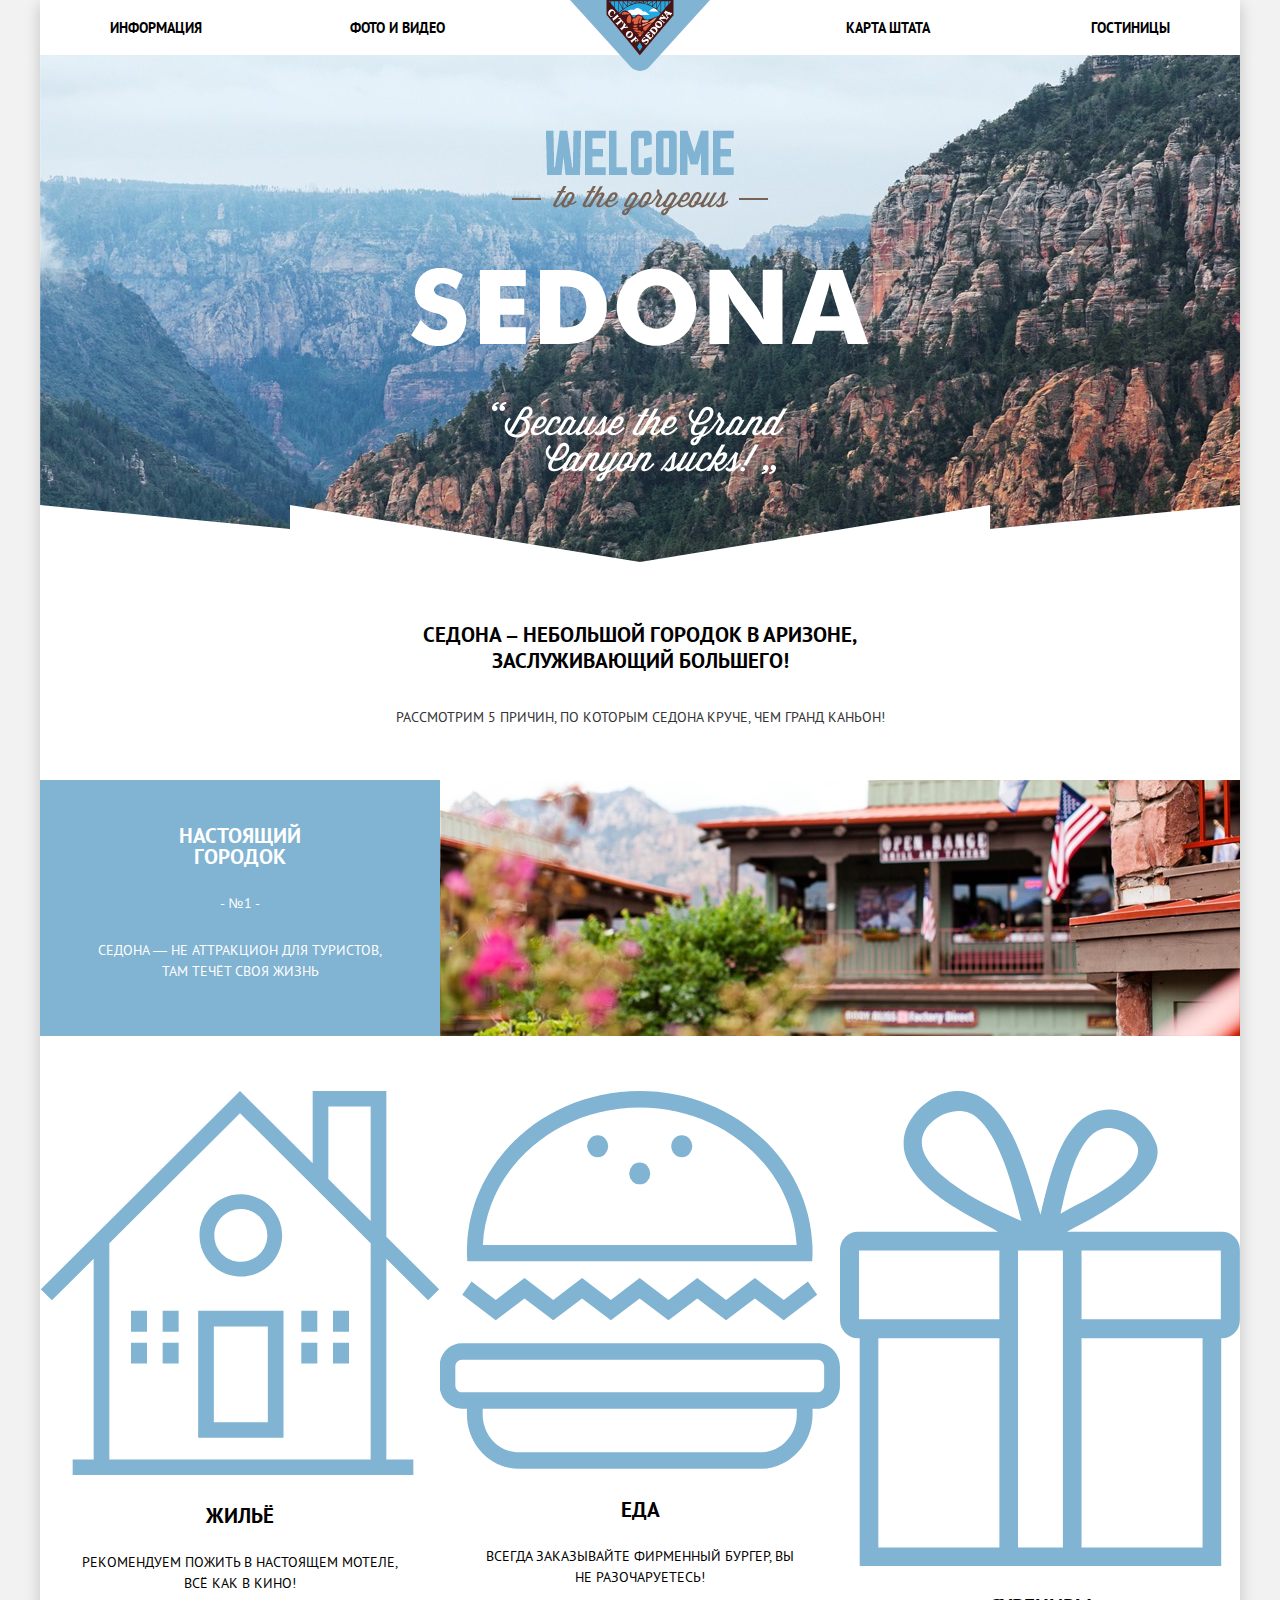
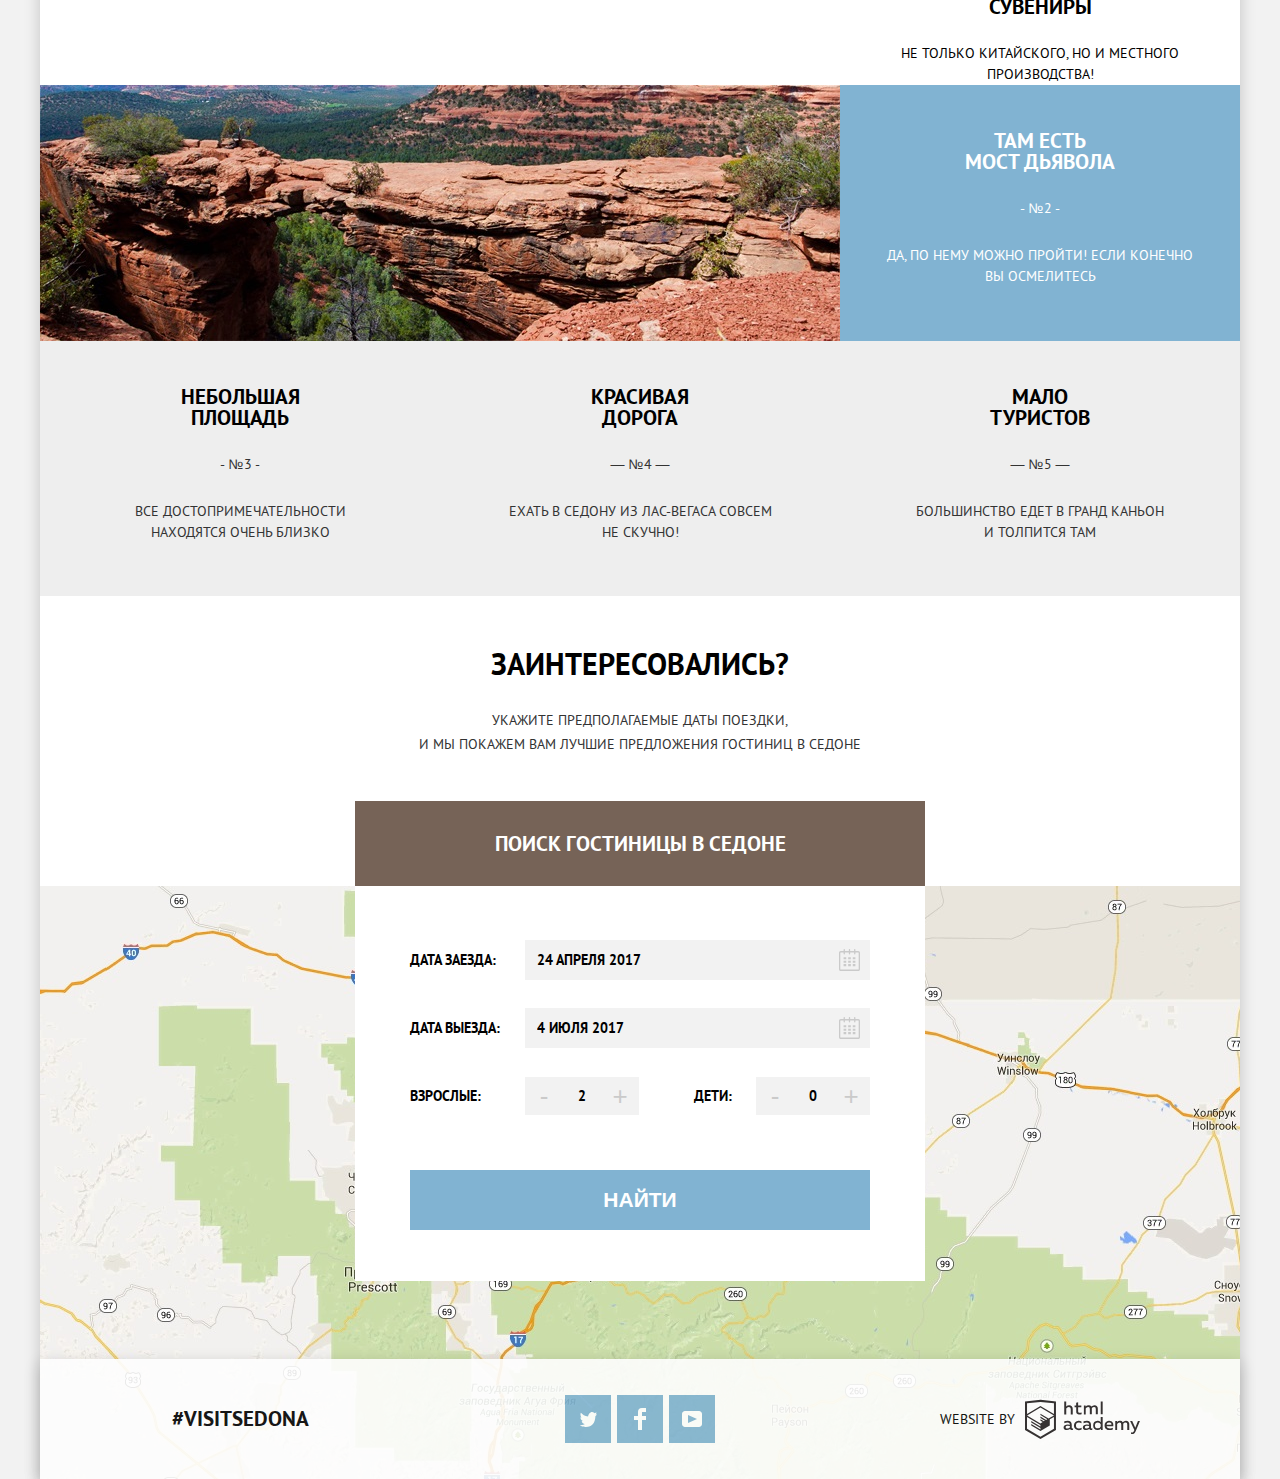
<file: index.html>
<!DOCTYPE html>
<html lang="ru">

<head>
    <meta charset="utf-8">
    <title>HTML Academy: Седона</title>
    <link href="css/style.css" rel="stylesheet">
</head>

<body>
    <header class="main-header">
        <nav class="main-navigation">
            <div class="navigation-wrapper">
                <svg class="main-header-logo" viewBox="0 0 138 70" width="140">
                        <a href="index.html">
                            <path d="M138 0H0l59.51 65.68c5.22 5.761 13.76 5.761 18.98 0z" fill="#81b3d3" />
                            <path d="M36.687.457l32.148 37.879 32.02-37.65z" fill="#23a9e1" />
                            <path
                                d="M61.1 14.719h17.32c-1.29-.8-4.355-4.582-6.043-3.176-.137.115-4.871-5.744-7.982-2.921-2.713 2.466-3.973-.323-7.048 1.63-3.505 2.318 2.026 3.684 3.753 4.467m26.73-3.478l-9.86.054c3.896-4.5 5.647-4.018 9.86-.054"
                                fill="#fff" />
                            <path
                                d="M97.622 3.588V1.154h2.08zm-49.245 9.41l.09.083c.024-.024 2.327-2.511 5.983-4.964 3.367-2.259 8.592-4.944 14.383-4.912 5.778.028 11.077 2.722 14.506 4.977 3.665 2.41 6.027 4.84 6.132 4.95l-2.515 2.945c-4.488.616-7.702 3.945-12.077 3.217-2.205-.366-2.271-1.632-2.902-2.893-.484-.969-1.256-.846-2.263-1.24-.937-.366-1.479-1.128-3.351-.688-1.642.385-1.822 2.933-3.865 2.787-1.096-.079-1.175-1.621-2.755-3.596-4.09-4.915-7.892-4.235-10.547.308l19.638 23.33zM40.011 1.153V3.06l-1.604-1.906zm53.876 0h3.227v3.03L93.887 7.96zM89.832 12.61V1.154h3.546v7.404l-3.5 4.098a.966.966 0 0 0-.046-.046m-.508-10.389v9.894a41.051 41.051 0 0 0-3.557-2.986zm-4.165-.358v6.819c-.463-.334-.95-.673-1.465-1.012-.664-.438-1.4-.892-2.194-1.34zm-4.312-.133v4.24a32.83 32.83 0 0 0-3.12-1.474zm.508-.576h3.727l-3.727 4.55zm4.312 0H89.3l-3.634 7.06zm-8.797 0h3.86L77.2 4.282c-.109-.042-.221-.081-.331-.122V1.154zm-.509.417v2.403a25.927 25.927 0 0 0-3.1-.887zm-4.203.042v1.26a21.458 21.458 0 0 0-2.179-.252zm-6.766-.039l2.248 1.042c-.762.043-1.512.13-2.248.253zm-4.12-.003l3.065 1.498c-1.06.229-2.083.528-3.066.875zm3.61 1.2l-3.304-1.617h3.305zm3.566-.342l-2.754-1.275h2.754zm.609-1.275h2.881l-2.881 1.334zm3.759 0h3.24l-3.24 1.584zM60.405 4.265l-3.51-3.11h3.869V4.13l-.359.135m-3.618-2.527l3.093 2.741a31.493 31.493 0 0 0-3.093 1.489zm-4.312.128l3.64 4.48a35.89 35.89 0 0 0-3.64 2.41zm-4.165.358l3.586 6.974a37.772 37.772 0 0 0-3.586 3.151zm3.656 6l-3.634-7.07h3.634zm4.312-2.485l-3.726-4.585h3.726zM43.747 7.497L40.52 3.664v-2.51h3.227zm.508-6.343H47.8v11.16l-3.546-4.212zm24.8-1.153H36v14.582L68.836 54.52l.22-.275L102 15.04V0z"
                                fill="#491213" />
                            <path d="M66.227 46.026l2.61-4.22 2.598 4.22-2.598 4.23z" fill="#23a9e1" />
                            <path
                                d="M74.218 30.556c-3.433-2.02-2.564-3.523.23-4.925 1.462-.734 4.754-3.38 6.133-2.499l-6.363 7.424m-2.334 2.517c-2.046-.095-4.33-.365-6.262.055 1.207.302 4.151 1.165 1.41 1.894.983 1.407 2.578 1.317 3.624.082-.425-.209-.655-.466-1.007-.686 1.085-.196 2.1-.822 2.235-1.345m1.235-1.574c-.933-.796-1.877-.84-2.746 0-1.165-2.137-5.4-1.421-7.379-1.72 1.065 2.614 9.65 3.102 10.124 1.72m-6.773-2.151c-1.565-.485-6.84-.364-3.388-1.794 1.065-.441 6.593.063 3.388 1.794m1.912-3.03c-.477-1.077.365-2.36 1.74-1.428 1.199.813-.552 2.017-1.74 1.428m-2.836.091c-2.265.679-5.273-.784-1.63-1.52 2.261-.456 4.666.506 1.63 1.52.091-.027-.084.028 0 0m-2.665-6.234c-.545 1.624-1.533 1.927-1.423-.045.126-2.274 1.609-1.729 3.2-2.6 1.324-.726 2.038-3.385 4.31-1.795 1.014.71 2.176.116 2.5 1.19-.016-.054-2.95 6.692-1.318 6.692-3.22 0-1.8-3.845-.568-6.426-1.198.574-3.143 4.341-1.546 4.961-.831 1.095-3.372 2.561-4.696 1.492-1.006-.81-.447-2.158-.459-3.47m-3.963 2.811c-5.596-.046-1.813-8.648.091-8.128 2.19.696 1.944 8.194-.091 8.128m-6.17-8.146c-2.624-.109-1.526-2.567.257-3.121 1.695-.528 5.25 1.114 6.39 2.205-1.808.555-4.146.476-6.134.568-.146-2.026-.62-1.32-.512.348"
                                fill="#dc6243" />
                            <path
                                d="M71.774 25.832c-2.908-2.987 4.342-2.712 5.51-3.763.85.284 6.99-5.377 8.485-5.025-1.074 1.26-3.388 5.282-5.047 5.282-1.275 0-2.565-.19-3.552.718-1.444 1.33-3.837 2.006-5.396 2.788"
                                fill="#f49774" />
                            <path
                                d="M72.727 22.18c-1.592.856-3.098-2.536-.349-2.206 1.826.22 3.676-.154 5.42.147-1.251 1.487-3.056 2.306-5.071 2.059"
                                fill="#f4b1a4" />
                            <path
                                d="M51.113 20.935c.333.401.578.834.523 1.374-.038.375-.607 1.006-.175 1.198l1.455-1.84c-.39-.098-3.482-3.796-3.532-4.201l-2.051 1.126c.106.429.84.003 1.203.03.538.038.926.363 1.268.747-1.12.94-3.85 3.257-4.138 3.305-.146.023-.706-.39-.714-.037-.004.17.553.659.659.786l1.447 1.722c.401-.183-.072-.475.133-.807.15-.243 3.181-2.77 3.922-3.403m-3.423-4.531c.287-.062.405.282.622-.036l-1.59-1.894c-.241-.287-.546-.595-.459.012.058.409-3.969 3.677-4.215 3.778-.31.128-.492-.27-.72.063.475.564.948 1.129 1.424 1.693.16.19.309.397.485.573.22.22.135-.437.145-.38-.06-.333.342-.616.555-.797 1.004-.884 3.505-2.979 3.753-3.012m-5.694-.595c-1.147.34-2.37-.107-2.731-1.326-.353-1.191.398-2.439 1.344-3.117.935-.67 2.33-.63 2.84.544.224.52.102 1.108-.061 1.625-.105.328-.388.649.035.836.56-.711 1.118-1.421 1.676-2.133-.684-.41-.985-1.092-1.493-1.684-.572-.696-1.34-1.35-2.26-1.483-1.864-.264-3.62 1.66-3.762 3.405-.089.946.242 1.849.808 2.597.487.645 1.213 1.054 1.581 1.788.17.062 1.756-.67 2.133-.815-.033-.072-.057-.178-.11-.237-.494.146 0 0 0 0m25.512 23.636c-.747-.499-2.613-3.044-2.969-3.468l-.213-.253c-.007-.01-.185.145-.16.124-.112.094.086.372-.034.56-.515.806-3.738 3.236-3.905 3.352-.36.25-.756-.103-.967.206.467.554 1.805 2.3 1.96 2.325.311.05.096-.53.136-.649.08-.24 1.71-1.588 2.304-2.084.218-.183.447.276.577.468.212.315.307.65.193 1.019-.075.24-.465.597-.162.762.402-.47 1.533-1.788 1.696-1.98.164-.19-.367-.023-.304-.056-.24.124-.466.153-.69-.018-.063-.047-.707-.702-.643-.757.28-.235.623-.625.984-.714.56-.138 1.027.984 1.11 1.382.078.375.067.77-.05 1.136-.08.251-.316.452.012.604l1.383-1.896a.463.463 0 0 1-.258-.063c-.083-.056.09.045 0 0m-9.227-8.921a3.35 3.35 0 0 0-1.977.793c-1.43 1.203-1.616 3.275-.492 4.753 1.292 1.702 3.374 1.895 5.059.694 1.43-1.205 1.612-3.282.5-4.766-.758-1.01-1.932-1.54-3.09-1.474zm1.19 1.386c.949-.108 1.503.799 1.099 1.768-.42.98-1.43 1.989-2.424 2.38-1.18.465-2.011-.537-1.531-1.657.422-.984 1.43-1.983 2.426-2.38.15-.059.294-.095.43-.11zm-2.783-4.63c.308.038.601.356.824.027l-1.447-1.712c-.386.174.03.356-.126.63-.158.277-1.662.507-2.062.578.146-.418.58-1.698.752-1.84.353-.29.573.28.832-.092l-1.78-2.112c-.2-.238-.362-.667-.636-.441.024-.02.003.955-.058 1.125-.056.153-.608 2.361-1.25 2.901-.32.27-1.453 1.256-1.755 1.362-.35.122-.535-.389-.792-.025l1.617 1.92c.082.096.391.56.498.58.339.06.04-.58.074-.706.098-.28 1.623-1.765 2.27-1.856.948-.133 2.077-.455 3.039-.34.22.027-.229-.028 0 0m24.239 6.77c.124.421.194.865.14 1.305-.07.566-.636 1.898-1.411 1.519-.76-.373-1.425-1.122-2.07-1.657.52-.608.978-1.135 1.853-.84.24.08.446-.024.194-.17-.263-.153-2.022-1.276-2.117-1.169-.175.202.343.564.143.957-.148.29-.396.54-.605.79-.467-.394-1.248-.813-.685-1.464.352-.428.811-.76 1.361-.87.368-.075 1.195.252 1.302-.146-.705-.34-1.41-.677-2.115-1.016.115.52-2.173 2.937-2.681 3.548-.074.088-.427.395-.431.517-.006.278.403.062.427.054.315-.116 4.424 3.317 4.526 3.552.065.182-.144.373-.02.475-.006-.006.148.14.165.12.253-.304 2.936-3.88 3.489-4.036a239.664 239.664 0 0 1-1.537-2.372c-.383.168-.013.616.072.903m-4 4.352c-1.348-.87-3.633.83-3.976.994-.675.319-1.162-.353-.812-.975.304-.54.904-.801 1.5-.837.18-.01.875.128.946.017.084-.131.148-.142.028-.224-.557-.375-1.112-.75-1.667-1.126-.115.685-.9 1.121-1.348 1.585-.534.555-.987 1.253-.987 2.05 0 .736.441 1.39 1.089 1.726.737.384 1.505.076 2.158-.331.407-.255.814-.556 1.249-.76.646-.303 1.495-.041 1.267.824-.183.696-.876 1.337-1.56 1.519-.4.106-.825.07-1.216-.059-.28-.091-.645-.476-.799-.072l2.26 1.647c.068-.493.34-.708.706-1.015.477-.419.933-.858 1.294-1.383.753-1.1 1-2.638-.132-3.58m17.617-28.065a.222.222 0 0 0-.088.072l-.79.95-.814.982c-.168.204-.349.296-.025.467.543-.272 3.518 4.768 3.252 5.492-.47.244-4.49-3.283-4.598-3.516-.033-.095.178-.662-.136-.613-.149.023-.484.583-.578.697l-.577.695c.216.315.336-.013.623.028.249.05 1.198.864 1.456 1.08-.47.017-1.743.086-1.905.074-.586.073-.275-.431-.66-.605l-1.478 1.795-.86 1.043c-.035.042-.03.02.031.072.215.177.068.109.37.004.328-.115 4.256 3.2 4.398 3.369.245.292-.1.633.268.793l1.168-1.418c.059-.072.091-.066.013-.13-.277-.228-.309.138-.65.1-.346-.057-2.855-2.186-3.828-2.992l5.322-.197c.195-.007.74.581.695.79-.052.244-.301.361.034.515.311-.374.64-.746.945-1.125l.148-.184a.478.478 0 0 0 .135-.172l.11-.137c.275-.314 1.169-1.303 1.062-1.396-.3-.26-.446.302-.844-.035-.226-.162-.793-1.16-.935-1.402-.172-.292.394-.583.625-.727.504-.313 2.107-.767 2.26.227.025.167-.177.357-.055.457.028.024.133.156.176.105l2.142-2.576c-.063-.053-.135-.147-.21-.176-.474.473-5.466-1.52-5.83-1.795-.166-.066-.192-.673-.372-.611zm-.225 2.553c.764.318 1.526.638 2.287.96-.23.064-.447.166-.648.293h-.002a3.71 3.71 0 0 0-.621.495l-1.016-1.748zm-6.588 7.753c-1.107-.076-2.23.41-3.023 1.317-1.235 1.5-1.112 3.678.393 4.945 1.518 1.25 3.68.932 4.916-.55 1.232-1.496 1.147-3.68-.385-4.934a3.302 3.302 0 0 0-1.9-.778zm-1.449 1.559c.622.038 1.31.414 1.742.703.78.521 2.214 1.687 1.477 2.738.048-.058.083-.097-.05.07a.162.162 0 0 1-.018.018c-.8.84-2.18.063-2.924-.474-.745-.538-2.022-1.668-1.207-2.664.257-.314.607-.414.98-.391zm-3.127 4.28c-1.214-.067-2.403.496-3.299 1.576-.642.771-1.282 1.544-1.922 2.316.228.332.495-.078.827.113.283.163 4.053 3.312 4.115 3.485.106.297-.165.356.094.568.111.093 2.944-3.405 3.203-4.02.448-1.139.091-2.387-.82-3.175.073.06.177.145-.042-.037-.69-.518-1.427-.787-2.156-.827zm-1.053 1.58c.095.003.184.016.266.037 1.422.363 3.384 2.115 2.129 3.628-.156.193-.029.035-.432.422-.198.19-4.179-3.034-4.02-3.209.475-.521 1.396-.904 2.057-.879z"
                                fill="#fff" />
                        </a>
                    </svg>
                <ul class="site-navigation">
                    <li class="navigation-item"><a class="navigation-list-link" href="#">Информация</a></li>
                    <li class="navigation-item"><a class="navigation-list-link" href="#">Фото и видео</a></li>
                    <li class="navigation-item"><a class="navigation-list-link" href="#">Карта штата</a></li>
                    <li class="navigation-item"><a class="navigation-list-link" href="catalog.html">Гостиницы</a>
                    </li>
                </ul>
            </div>
        </nav>
    </header>
    <main class="container">
        <h1 class="visually-hidden">Туристический городок "Седона"</h1>
        <section class="intro">
            <h2 class="visually-hidden">Введение</h2>
            <img class="welcome-image" src="img/welcome.png" alt="Wellcome to the gorgeous Sedona. Because the Grand Canyon sucks!">
        </section>
        <section class="content">
            <h2 class="visually-hidden">Содержимое</h2>
            <p class="attention">Седона &ndash; небольшой городок в Аризоне, заслуживающий большего!</p>
            <p class="reasons-label">Рассмотрим 5 причин, по которым Седона круче, чем гранд каньон!</p>
            <ul class="reasons">
                <li class="reason true-city">
                    <div class="reason-info">
                        <span class="reason-header">Настоящий<br>городок</span><br>
                        <span class="reason-number">- №1 -</span><br>
                        <span class="reason-description">Седона — не аттракцион для туристов,<br>там течёт своя
                                жизнь</span>
                    </div>
                    <img src="img/city-image.jpg" alt="Image of the city">
                </li>
                <li class="features">
                    <ul class="features-list">
                        <li class="feature-item">
                            <img class="feature-icon" src="img/icon-1.svg" alt="House icon">
                            <span class="feature-header">Жильё</span><br>
                            <span class="feature-description">Рекомендуем пожить в настоящем мотеле,<br>всё как в
                                    кино!</span>
                        </li>
                        <li class="feature-item">
                            <img class="feature-icon" src="img/icon-3.svg" alt="Food icon">
                            <span class="feature-header">Еда</span><br>
                            <span class="feature-description">Всегда заказывайте фирменный бургер, вы<br>не
                                    разочаруетесь!</span>
                        </li>
                        <li class="feature-item">
                            <img class="feature-icon" src="img/icon-2.svg" alt="Souvenir icon">
                            <span class="feature-header">Сувениры</span><br>
                            <span class="feature-description">Не только китайского, но и
                                    местного<br>производства!</span>
                        </li>
                    </ul>
                </li>
                <li class="reason devil-bridge">
                    <div class="reason-info">
                        <span class="reason-header">Там есть<br>Мост дьявола</span><br>
                        <span class="reason-number">- №2 -</span><br>
                        <span class="reason-description">Да, по нему можно пройти! Если конечно<br>вы
                                осмелитесь</span>
                    </div>
                    <img src="img/devil-bridge.jpg" alt="Devil bridge image">
                </li>
                <li class="other-reasons">
                    <ul class="other-reasons-list">
                        <li class="another-reason">
                            <span class="reason-header">Небольшая<br>площадь</span><br>
                            <span class="reason-number">- №3 -</span><br>
                            <span class="reason-description">Все достопримечательности<br>находятся очень
                                    близко</span>
                        </li>
                        <li class="another-reason">
                            <span class="reason-header">Красивая<br>дорога</span><br>
                            <span class="reason-number">— №4 —</span><br>
                            <span class="reason-description">Ехать в Седону из Лас-Вегаса совсем<br>не
                                    скучно!</span>
                        </li>
                        <li class="another-reason">
                            <span class="reason-header">Мало<br>туристов</span><br>
                            <span class="reason-number">— №5 —</span><br>
                            <span class="reason-description">Большинство едет в гранд каньон<br>и толпится
                                    там</span>
                        </li>
                    </ul>
                </li>
            </ul>
        </section>
        <section class="search-hotel">
            <span class="interested">Заинтересовались?</span><br>
            <p class="search-hotel-description">Укажите предполагаемые даты поездки,<br>и мы покажем вам лучшие предложения гостиниц в седоне</p>
            <button type="button" title="Поиск гостиницы в Седоне" class="button open-search-hotel-form-btn" aria-label="Открыть модальное окно поиска гостиницы">Поиск гостиницы в Седоне</button>
            <div class="modal modal-search">
                <h2 class="visually-hidden">Поиск гостиницы в Седоне</h2>
                <form class="search-hotel-form" method="POST" action="https://echo.htmlacademy.ru">
                    <div class="search-hotel-controls-container">
                        <div class="search-hotel-form-control-block">
                            <label for="arrival-date-control" class="arrival-date-control-label">Дата
                                    заезда:</label>
                            <div class="control arrival-date-control-container">
                                <input id="arrival-date-control" type="text" name="arrival-date" value="24 апреля 2017" class="search-hotel-form-control">
                                <div class="control-icon-container">
                                    <svg xmlns="http://www.w3.org/2000/svg" width="21" height="22" viewBox="0 0 21 22" class="calendar-icon">
                                            <path
                                                d="M19.251 2.025h-2.845V.648c0-.381-.294-.689-.656-.689-.363 0-.656.308-.656.689v1.377h-3.938V.648c0-.381-.294-.689-.655-.689-.363 0-.657.308-.657.689v1.377H5.906V.648c0-.381-.294-.689-.656-.689-.363 0-.657.308-.657.689v1.377H1.75C.784 2.025 0 2.847 0 3.862v16.302C0 21.179.784 22 1.75 22h17.501c.966 0 1.749-.821 1.749-1.836V3.862c0-1.015-.783-1.837-1.749-1.837zm.437 18.139a.448.448 0 0 1-.437.459H1.75a.45.45 0 0 1-.438-.459V3.862a.45.45 0 0 1 .438-.459h2.844v1.378c0 .381.294.689.657.689.362 0 .656-.308.656-.689V3.403h3.938v1.378c0 .381.294.689.657.689.361 0 .655-.308.655-.689V3.403h3.938v1.378c0 .381.293.689.656.689.362 0 .656-.308.656-.689V3.403h2.845c.241 0 .437.206.437.459v16.302z"
                                                fill="#cacaca" />
                                            <path
                                                d="M4.594 8.225h2.625v2.066H4.594zM4.594 11.668h2.625v2.067H4.594zM4.594 15.112h2.625v2.066H4.594zM9.188 15.112h2.625v2.066H9.188zM9.188 11.668h2.625v2.067H9.188zM9.188 8.225h2.625v2.066H9.188zM13.781 15.112h2.625v2.066h-2.625zM13.781 11.668h2.625v2.067h-2.625zM13.781 8.225h2.625v2.066h-2.625z"
                                                fill="#cacaca" />
                                        </svg>
                                </div>
                            </div>
                        </div>
                        <div class="search-hotel-form-control-block">
                            <label for="departure-date-control" class="departure-date-control-label">Дата
                                    выезда:</label>
                            <div class="control departure-date-control-container">
                                <input id="departure-date-control" type="text" name="departure-date" value="4 июля 2017" class="search-hotel-form-control">
                                <div class="control-icon-container">
                                    <svg xmlns="http://www.w3.org/2000/svg" width="21" height="22" viewBox="0 0 21 22" class="calendar-icon">
                                            <path
                                                d="M19.251 2.025h-2.845V.648c0-.381-.294-.689-.656-.689-.363 0-.656.308-.656.689v1.377h-3.938V.648c0-.381-.294-.689-.655-.689-.363 0-.657.308-.657.689v1.377H5.906V.648c0-.381-.294-.689-.656-.689-.363 0-.657.308-.657.689v1.377H1.75C.784 2.025 0 2.847 0 3.862v16.302C0 21.179.784 22 1.75 22h17.501c.966 0 1.749-.821 1.749-1.836V3.862c0-1.015-.783-1.837-1.749-1.837zm.437 18.139a.448.448 0 0 1-.437.459H1.75a.45.45 0 0 1-.438-.459V3.862a.45.45 0 0 1 .438-.459h2.844v1.378c0 .381.294.689.657.689.362 0 .656-.308.656-.689V3.403h3.938v1.378c0 .381.294.689.657.689.361 0 .655-.308.655-.689V3.403h3.938v1.378c0 .381.293.689.656.689.362 0 .656-.308.656-.689V3.403h2.845c.241 0 .437.206.437.459v16.302z"
                                                fill="#cacaca" />
                                            <path
                                                d="M4.594 8.225h2.625v2.066H4.594zM4.594 11.668h2.625v2.067H4.594zM4.594 15.112h2.625v2.066H4.594zM9.188 15.112h2.625v2.066H9.188zM9.188 11.668h2.625v2.067H9.188zM9.188 8.225h2.625v2.066H9.188zM13.781 15.112h2.625v2.066h-2.625zM13.781 11.668h2.625v2.067h-2.625zM13.781 8.225h2.625v2.066h-2.625z"
                                                fill="#cacaca" />
                                        </svg>
                                </div>
                            </div>
                        </div>
                        <div class="search-hotel-form-control-block">
                            <div class="number-of-adults-control-container">
                                <label for="number-of-adults-control" class="number-of-adults-control-label">Взрослые:</label>
                                <div class="control number-of-adults-control">
                                    <button type="button" aria-label="Убрать одного взрослого" class="count-control minus-btn">-</button>
                                    <input id="number-of-adults-control" name="number-of-adults" type="text" value="2" class="count-control count-value">
                                    <button type="button" aria-label="Добавить одного взрослого" class="count-control plus-btn">+</button>
                                </div>
                            </div>
                            <div class="number-of-children-control-container">
                                <label for="number-of-children-control" class="number-of-children-control-label">Дети:</label>
                                <div class="control number-of-children-control">
                                    <button type="button" aria-label="Убрать одного ребенка" class="count-control minus-btn">-</button>
                                    <input id="number-of-children-control" name="number-of-children" type="text" value="0" class="count-control count-value">
                                    <button type="button" aria-label="Добавить одного ребенка" class="count-control plus-btn">+</button>
                                </div>
                            </div>
                        </div>
                    </div>
                    <div class="search-hotels-btn-container">
                        <button type="submit" class="search-hotels-btn button" title="Найти гостиницы" aria-label="Найти гостиницы">
                                <span>Найти</span>
                            </button>
                    </div>
                </form>
            </div>
            <img class="map-image" src="img/map.jpg" alt="Map image">
        </section>
    </main>
    <footer class="main-footer index-footer">
        <div class="footer-wrapper">
            <div class="footer-block">
                <p class="footer-tag">
                    <b>#visitSEDONA</b>
                </p>
            </div>
            <div class="footer-block footer-social">
                <ul class="social-btns-list">
                    <li class="social-list-item">
                        <a class="social-button" href="#">
                            <svg xmlns="http://www.w3.org/2000/svg" xmlns:xlink="http://www.w3.org/1999/xlink" width="17" height="15" viewBox="0 0 17 15" class="social-btn-icon">
                                    <path fill="#FFF"
                                        d="M10.95.144c1.685-.496 2.984.27 3.577 1.179.673-.231 1.331-.481 2.011-.708a2.345 2.345 0 0 1-.857 1.768c.685.17 1.304-.491 1.304-.491-.169 1-1.006 1.788-1.563 2.024-.231 6.75-3.175 11.217-10.077 11.082h-.446c-.41 0-4.164-.46-4.898-1.887 2.271.196 3.893-.422 4.693-1.177-.96-.3-2.679-.477-2.979-2.95.349.106.564.228 1.19.119C1.705 8.247.374 7.53.448 5.33c.285.328 1.067.536 1.34.472C1.085 5.561-.182 2.442.894.85c1.818 1.854 3.735 3.606 7.152 3.773C8.254 2.33 9.183.793 10.95.144z" />
                                </svg>

                        </a>
                    </li>
                    <li class="social-list-item">
                        <a class="social-button" href="#">
                            <svg xmlns="http://www.w3.org/2000/svg" width="12" height="22" viewBox="0 0 12 22" class="social-btn-icon">
                                    <path fill="#FFF" d="M12 4V0H8a4 4 0 0 0-4 4v4H0v4h4v10h4V12h4V8H8V4h4z" />
                                </svg>
                        </a>
                    </li>
                    <li class="social-list-item">
                        <a class="social-button" href="#">
                            <svg xmlns="http://www.w3.org/2000/svg" xmlns:xlink="http://www.w3.org/1999/xlink" width="20" height="16" viewBox="0 0 20 16" class="social-btn-icon">
                                    <path fill="#FFF"
                                        d="M17 0H3C1.35 0 0 1.35 0 3v10c0 1.65 1.35 3 3 3h14c1.65 0 3-1.35 3-3V3c0-1.65-1.35-3-3-3zM6.027 11.998V4.002L15.014 8l-8.987 3.998z" />
                                </svg>
                        </a>
                    </li>
                </ul>
            </div>
            <div class="footer-block">
                <span class="footer-copyright">Website by</span>
                <a href="https://htmlacademy.ru/intensive/htmlcss" class="logo-wrapper">
                    <svg id="Layer_1" data-name="Layer 1" xmlns="http://www.w3.org/2000/svg" viewBox="0 0 108.08 36.85" class="htmlacademy-logo">
                            <title>logo-htmlacademy-small1</title>
                            <path
                                d="M44.61,26.88a2,2,0,0,0,.55-0.1v1.33a3.25,3.25,0,0,1-1.18.21,1.67,1.67,0,0,1-1.67-1,4.84,4.84,0,0,1-3.14,1.08c-1.51,0-2.91-.83-2.91-2.55,0-2.13,2-2.79,3.71-2.79a11.08,11.08,0,0,1,2.17.25v-0.3c0-1-.76-1.77-2.19-1.77a7.42,7.42,0,0,0-3,.64v-1.7a10.21,10.21,0,0,1,3.19-.55c2.36,0,3.81,1.12,3.81,3.65v3a0.54,0.54,0,0,0,.49.59h0.17Zm-6.44-1.13A1.35,1.35,0,0,0,39.63,27h0.11a3.39,3.39,0,0,0,2.41-1V24.58a9.72,9.72,0,0,0-1.81-.21c-1,0-2.16.33-2.16,1.38h0Zm12.36-6.11a5,5,0,0,1,2.57.64V22a4.08,4.08,0,0,0-2.3-.7,2.75,2.75,0,1,0,0,5.49,5,5,0,0,0,2.43-.64v1.71a6.27,6.27,0,0,1-2.76.57A4.21,4.21,0,0,1,46,24.51q0-.21,0-0.41a4.32,4.32,0,0,1,4.18-4.46h0.38Zm12.17,7.24a2,2,0,0,0,.55-0.1v1.33a3.25,3.25,0,0,1-1.18.21,1.67,1.67,0,0,1-1.67-1,4.84,4.84,0,0,1-3.14,1.08c-1.51,0-2.91-.83-2.91-2.55,0-2.13,2-2.79,3.71-2.79a11.08,11.08,0,0,1,2.17.25v-0.3c0-1-.76-1.77-2.19-1.77a7.42,7.42,0,0,0-3,.64v-1.7a10.21,10.21,0,0,1,3.19-.55c2.36,0,3.81,1.12,3.81,3.65v3a0.54,0.54,0,0,0,.49.59h0.17Zm-6.44-1.13A1.35,1.35,0,0,0,57.73,27h0.11a3.39,3.39,0,0,0,2.41-1V24.58a9.72,9.72,0,0,0-1.81-.21c-1.06,0-2.16.33-2.16,1.38h0ZM73,16V28.2H71.35V26.88a3.88,3.88,0,0,1-3.19,1.54,4.4,4.4,0,0,1,0-8.78,3.81,3.81,0,0,1,3,1.3V16H73Zm-4.53,5.22a2.76,2.76,0,1,0,0,5.52A2.86,2.86,0,0,0,71.15,25V23A2.91,2.91,0,0,0,68.49,21.27ZM79,19.64c3.31,0,4.46,2.68,3.92,5.09H76.7c0.21,1.5,1.67,2.11,3.19,2.11a6.11,6.11,0,0,0,2.64-.59v1.6a7.14,7.14,0,0,1-3,.57C77,28.42,74.78,27,74.78,24a4.18,4.18,0,0,1,4-4.39H79Zm0.09,1.54a2.28,2.28,0,0,0-2.44,2.1v0.06H81.3A2,2,0,0,0,79.13,21.18Zm5.73,7V19.87h1.65v1a3.81,3.81,0,0,1,2.78-1.27A2.86,2.86,0,0,1,91.89,21a4.12,4.12,0,0,1,2.91-1.33A3.06,3.06,0,0,1,98,23V28.2h-1.9V23.05a1.59,1.59,0,0,0-1.42-1.75H94.42a2.8,2.8,0,0,0-2.07,1.12V28.2h-1.9V23.05A1.59,1.59,0,0,0,89,21.31H88.8a3,3,0,0,0-2.21,1.29v5.63H84.86Zm21.31-8.33h1.9l-3.91,9.46c-0.9,2.17-2.09,2.86-3.35,2.86a4.76,4.76,0,0,1-1.1-.14V30.46a2.86,2.86,0,0,0,.85.12c0.9,0,1.58-.64,2.07-1.9l0.17-.42-4-8.4h2l2.86,6.29ZM38.73,1.46V6.22a3.81,3.81,0,0,1,2.7-1.14,3.25,3.25,0,0,1,3.44,3.4v5.15H43V8.72a1.81,1.81,0,0,0-1.61-2h-0.3a2.93,2.93,0,0,0-2.32,1.39v5.52h-1.9V1.46h1.9ZM49.94,2.31v3h3V6.91h-3v3.81c0,1.1.5,1.46,1.58,1.46a4.49,4.49,0,0,0,1.69-.33v1.6A6.8,6.8,0,0,1,51,13.8a2.55,2.55,0,0,1-2.86-2.74V6.89H46.58V5.26h1.5V2.74Zm5.4,11.31V5.28H57v1A3.81,3.81,0,0,1,59.77,5a2.86,2.86,0,0,1,2.6,1.33A4.12,4.12,0,0,1,65.28,5,3.06,3.06,0,0,1,68.44,8.4v5.21h-1.9V8.46a1.59,1.59,0,0,0-1.42-1.75H64.89a2.8,2.8,0,0,0-2.07,1.12v5.78h-1.9V8.46A1.59,1.59,0,0,0,59.5,6.71H59.27A3,3,0,0,0,57.06,8v5.63H55.34ZM71.17,1.45H73V13.6H71.17V1.45ZM14.71,0H14.55L0,1.54V28.21l14.55,8.66,14.55-8.66V1.54Zm12.5,27.1L14.55,34.64,1.9,27.12V16.18l12.59,7.5V25L5.86,19.9v1.31l8.68,5.21v1.39L5.87,22.65V24l8.68,5.21,8.75-5.24V18.31L27.2,16V27.12Zm0-12.53-3.48,2-1.6,1L14.51,13v1.31L21,18.23H21l-0.14.09-1,.54-5.37-3.2V17l4.24,2.52-1,.67-3.2-1.9v1.31l2.1,1.24L14.5,22.1,2,14.65,14.51,7.11Zm0-1.32L14.49,5.76,1.91,13.25v-10L14.56,1.92,27.21,3.25v10h0Z"
                                transform="translate(0 -0.02)" fill="#231f20" />
                        </svg>
                </a>
            </div>
        </div>
    </footer>
    <script type="text/javascript" src="js/script.js"></script>
</body>

</html>
</file>
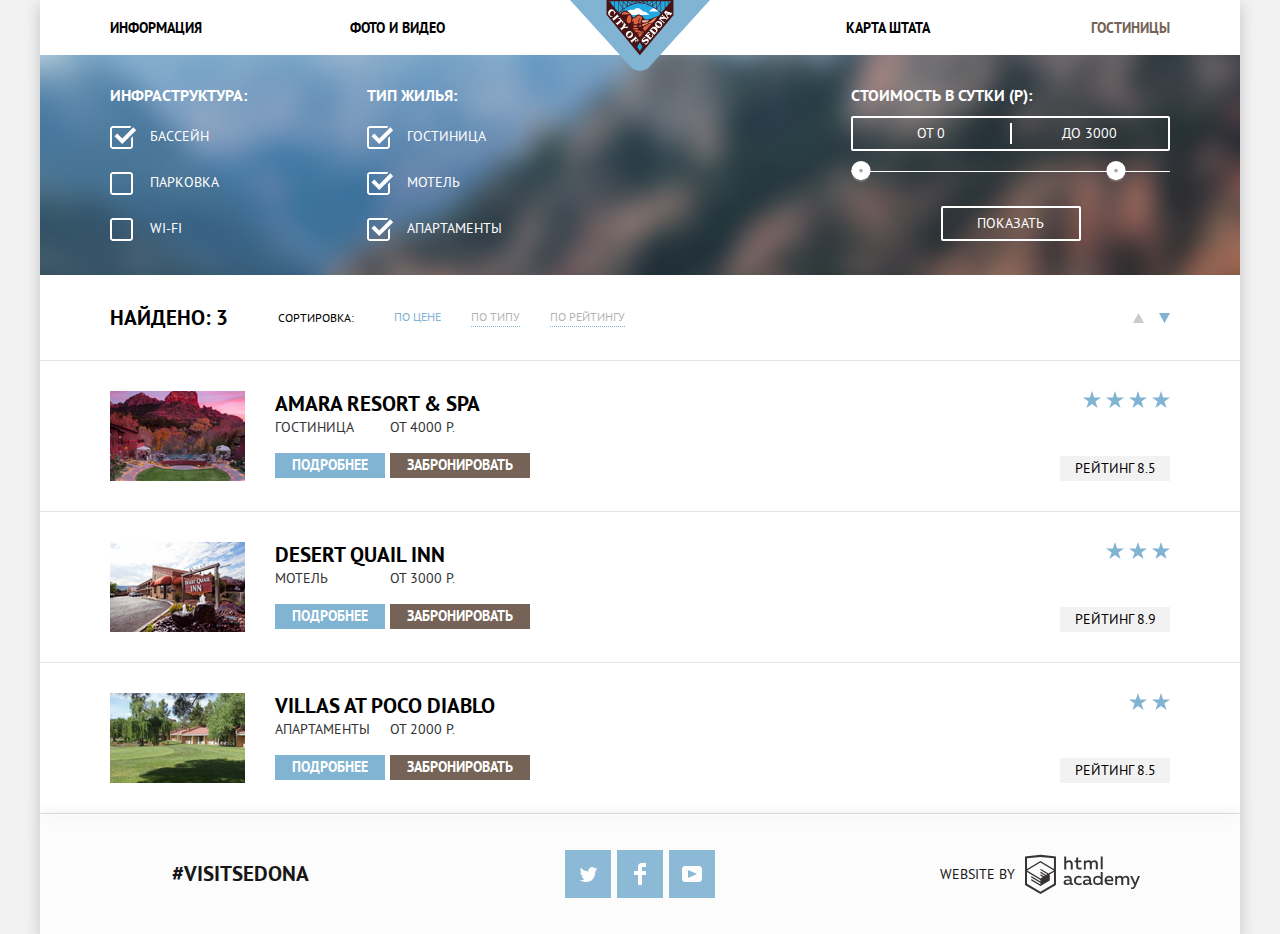
<file: catalog.html>
<!DOCTYPE html>
<html lang="ru">

<head>
    <meta charset="utf-8">
    <title>HTML Academy: Седона</title>
    <link href="css/style.css" rel="stylesheet">
</head>

<body>
    <header class="main-header">
        <nav class="main-navigation">
            <div class="navigation-wrapper">
                <svg class="main-header-logo" viewBox="0 0 138 70" width="140">
                        <a href="index.html">
                            <path d="M138 0H0l59.51 65.68c5.22 5.761 13.76 5.761 18.98 0z" fill="#81b3d3" />
                            <path d="M36.687.457l32.148 37.879 32.02-37.65z" fill="#23a9e1" />
                            <path
                                d="M61.1 14.719h17.32c-1.29-.8-4.355-4.582-6.043-3.176-.137.115-4.871-5.744-7.982-2.921-2.713 2.466-3.973-.323-7.048 1.63-3.505 2.318 2.026 3.684 3.753 4.467m26.73-3.478l-9.86.054c3.896-4.5 5.647-4.018 9.86-.054"
                                fill="#fff" />
                            <path
                                d="M97.622 3.588V1.154h2.08zm-49.245 9.41l.09.083c.024-.024 2.327-2.511 5.983-4.964 3.367-2.259 8.592-4.944 14.383-4.912 5.778.028 11.077 2.722 14.506 4.977 3.665 2.41 6.027 4.84 6.132 4.95l-2.515 2.945c-4.488.616-7.702 3.945-12.077 3.217-2.205-.366-2.271-1.632-2.902-2.893-.484-.969-1.256-.846-2.263-1.24-.937-.366-1.479-1.128-3.351-.688-1.642.385-1.822 2.933-3.865 2.787-1.096-.079-1.175-1.621-2.755-3.596-4.09-4.915-7.892-4.235-10.547.308l19.638 23.33zM40.011 1.153V3.06l-1.604-1.906zm53.876 0h3.227v3.03L93.887 7.96zM89.832 12.61V1.154h3.546v7.404l-3.5 4.098a.966.966 0 0 0-.046-.046m-.508-10.389v9.894a41.051 41.051 0 0 0-3.557-2.986zm-4.165-.358v6.819c-.463-.334-.95-.673-1.465-1.012-.664-.438-1.4-.892-2.194-1.34zm-4.312-.133v4.24a32.83 32.83 0 0 0-3.12-1.474zm.508-.576h3.727l-3.727 4.55zm4.312 0H89.3l-3.634 7.06zm-8.797 0h3.86L77.2 4.282c-.109-.042-.221-.081-.331-.122V1.154zm-.509.417v2.403a25.927 25.927 0 0 0-3.1-.887zm-4.203.042v1.26a21.458 21.458 0 0 0-2.179-.252zm-6.766-.039l2.248 1.042c-.762.043-1.512.13-2.248.253zm-4.12-.003l3.065 1.498c-1.06.229-2.083.528-3.066.875zm3.61 1.2l-3.304-1.617h3.305zm3.566-.342l-2.754-1.275h2.754zm.609-1.275h2.881l-2.881 1.334zm3.759 0h3.24l-3.24 1.584zM60.405 4.265l-3.51-3.11h3.869V4.13l-.359.135m-3.618-2.527l3.093 2.741a31.493 31.493 0 0 0-3.093 1.489zm-4.312.128l3.64 4.48a35.89 35.89 0 0 0-3.64 2.41zm-4.165.358l3.586 6.974a37.772 37.772 0 0 0-3.586 3.151zm3.656 6l-3.634-7.07h3.634zm4.312-2.485l-3.726-4.585h3.726zM43.747 7.497L40.52 3.664v-2.51h3.227zm.508-6.343H47.8v11.16l-3.546-4.212zm24.8-1.153H36v14.582L68.836 54.52l.22-.275L102 15.04V0z"
                                fill="#491213" />
                            <path d="M66.227 46.026l2.61-4.22 2.598 4.22-2.598 4.23z" fill="#23a9e1" />
                            <path
                                d="M74.218 30.556c-3.433-2.02-2.564-3.523.23-4.925 1.462-.734 4.754-3.38 6.133-2.499l-6.363 7.424m-2.334 2.517c-2.046-.095-4.33-.365-6.262.055 1.207.302 4.151 1.165 1.41 1.894.983 1.407 2.578 1.317 3.624.082-.425-.209-.655-.466-1.007-.686 1.085-.196 2.1-.822 2.235-1.345m1.235-1.574c-.933-.796-1.877-.84-2.746 0-1.165-2.137-5.4-1.421-7.379-1.72 1.065 2.614 9.65 3.102 10.124 1.72m-6.773-2.151c-1.565-.485-6.84-.364-3.388-1.794 1.065-.441 6.593.063 3.388 1.794m1.912-3.03c-.477-1.077.365-2.36 1.74-1.428 1.199.813-.552 2.017-1.74 1.428m-2.836.091c-2.265.679-5.273-.784-1.63-1.52 2.261-.456 4.666.506 1.63 1.52.091-.027-.084.028 0 0m-2.665-6.234c-.545 1.624-1.533 1.927-1.423-.045.126-2.274 1.609-1.729 3.2-2.6 1.324-.726 2.038-3.385 4.31-1.795 1.014.71 2.176.116 2.5 1.19-.016-.054-2.95 6.692-1.318 6.692-3.22 0-1.8-3.845-.568-6.426-1.198.574-3.143 4.341-1.546 4.961-.831 1.095-3.372 2.561-4.696 1.492-1.006-.81-.447-2.158-.459-3.47m-3.963 2.811c-5.596-.046-1.813-8.648.091-8.128 2.19.696 1.944 8.194-.091 8.128m-6.17-8.146c-2.624-.109-1.526-2.567.257-3.121 1.695-.528 5.25 1.114 6.39 2.205-1.808.555-4.146.476-6.134.568-.146-2.026-.62-1.32-.512.348"
                                fill="#dc6243" />
                            <path
                                d="M71.774 25.832c-2.908-2.987 4.342-2.712 5.51-3.763.85.284 6.99-5.377 8.485-5.025-1.074 1.26-3.388 5.282-5.047 5.282-1.275 0-2.565-.19-3.552.718-1.444 1.33-3.837 2.006-5.396 2.788"
                                fill="#f49774" />
                            <path
                                d="M72.727 22.18c-1.592.856-3.098-2.536-.349-2.206 1.826.22 3.676-.154 5.42.147-1.251 1.487-3.056 2.306-5.071 2.059"
                                fill="#f4b1a4" />
                            <path
                                d="M51.113 20.935c.333.401.578.834.523 1.374-.038.375-.607 1.006-.175 1.198l1.455-1.84c-.39-.098-3.482-3.796-3.532-4.201l-2.051 1.126c.106.429.84.003 1.203.03.538.038.926.363 1.268.747-1.12.94-3.85 3.257-4.138 3.305-.146.023-.706-.39-.714-.037-.004.17.553.659.659.786l1.447 1.722c.401-.183-.072-.475.133-.807.15-.243 3.181-2.77 3.922-3.403m-3.423-4.531c.287-.062.405.282.622-.036l-1.59-1.894c-.241-.287-.546-.595-.459.012.058.409-3.969 3.677-4.215 3.778-.31.128-.492-.27-.72.063.475.564.948 1.129 1.424 1.693.16.19.309.397.485.573.22.22.135-.437.145-.38-.06-.333.342-.616.555-.797 1.004-.884 3.505-2.979 3.753-3.012m-5.694-.595c-1.147.34-2.37-.107-2.731-1.326-.353-1.191.398-2.439 1.344-3.117.935-.67 2.33-.63 2.84.544.224.52.102 1.108-.061 1.625-.105.328-.388.649.035.836.56-.711 1.118-1.421 1.676-2.133-.684-.41-.985-1.092-1.493-1.684-.572-.696-1.34-1.35-2.26-1.483-1.864-.264-3.62 1.66-3.762 3.405-.089.946.242 1.849.808 2.597.487.645 1.213 1.054 1.581 1.788.17.062 1.756-.67 2.133-.815-.033-.072-.057-.178-.11-.237-.494.146 0 0 0 0m25.512 23.636c-.747-.499-2.613-3.044-2.969-3.468l-.213-.253c-.007-.01-.185.145-.16.124-.112.094.086.372-.034.56-.515.806-3.738 3.236-3.905 3.352-.36.25-.756-.103-.967.206.467.554 1.805 2.3 1.96 2.325.311.05.096-.53.136-.649.08-.24 1.71-1.588 2.304-2.084.218-.183.447.276.577.468.212.315.307.65.193 1.019-.075.24-.465.597-.162.762.402-.47 1.533-1.788 1.696-1.98.164-.19-.367-.023-.304-.056-.24.124-.466.153-.69-.018-.063-.047-.707-.702-.643-.757.28-.235.623-.625.984-.714.56-.138 1.027.984 1.11 1.382.078.375.067.77-.05 1.136-.08.251-.316.452.012.604l1.383-1.896a.463.463 0 0 1-.258-.063c-.083-.056.09.045 0 0m-9.227-8.921a3.35 3.35 0 0 0-1.977.793c-1.43 1.203-1.616 3.275-.492 4.753 1.292 1.702 3.374 1.895 5.059.694 1.43-1.205 1.612-3.282.5-4.766-.758-1.01-1.932-1.54-3.09-1.474zm1.19 1.386c.949-.108 1.503.799 1.099 1.768-.42.98-1.43 1.989-2.424 2.38-1.18.465-2.011-.537-1.531-1.657.422-.984 1.43-1.983 2.426-2.38.15-.059.294-.095.43-.11zm-2.783-4.63c.308.038.601.356.824.027l-1.447-1.712c-.386.174.03.356-.126.63-.158.277-1.662.507-2.062.578.146-.418.58-1.698.752-1.84.353-.29.573.28.832-.092l-1.78-2.112c-.2-.238-.362-.667-.636-.441.024-.02.003.955-.058 1.125-.056.153-.608 2.361-1.25 2.901-.32.27-1.453 1.256-1.755 1.362-.35.122-.535-.389-.792-.025l1.617 1.92c.082.096.391.56.498.58.339.06.04-.58.074-.706.098-.28 1.623-1.765 2.27-1.856.948-.133 2.077-.455 3.039-.34.22.027-.229-.028 0 0m24.239 6.77c.124.421.194.865.14 1.305-.07.566-.636 1.898-1.411 1.519-.76-.373-1.425-1.122-2.07-1.657.52-.608.978-1.135 1.853-.84.24.08.446-.024.194-.17-.263-.153-2.022-1.276-2.117-1.169-.175.202.343.564.143.957-.148.29-.396.54-.605.79-.467-.394-1.248-.813-.685-1.464.352-.428.811-.76 1.361-.87.368-.075 1.195.252 1.302-.146-.705-.34-1.41-.677-2.115-1.016.115.52-2.173 2.937-2.681 3.548-.074.088-.427.395-.431.517-.006.278.403.062.427.054.315-.116 4.424 3.317 4.526 3.552.065.182-.144.373-.02.475-.006-.006.148.14.165.12.253-.304 2.936-3.88 3.489-4.036a239.664 239.664 0 0 1-1.537-2.372c-.383.168-.013.616.072.903m-4 4.352c-1.348-.87-3.633.83-3.976.994-.675.319-1.162-.353-.812-.975.304-.54.904-.801 1.5-.837.18-.01.875.128.946.017.084-.131.148-.142.028-.224-.557-.375-1.112-.75-1.667-1.126-.115.685-.9 1.121-1.348 1.585-.534.555-.987 1.253-.987 2.05 0 .736.441 1.39 1.089 1.726.737.384 1.505.076 2.158-.331.407-.255.814-.556 1.249-.76.646-.303 1.495-.041 1.267.824-.183.696-.876 1.337-1.56 1.519-.4.106-.825.07-1.216-.059-.28-.091-.645-.476-.799-.072l2.26 1.647c.068-.493.34-.708.706-1.015.477-.419.933-.858 1.294-1.383.753-1.1 1-2.638-.132-3.58m17.617-28.065a.222.222 0 0 0-.088.072l-.79.95-.814.982c-.168.204-.349.296-.025.467.543-.272 3.518 4.768 3.252 5.492-.47.244-4.49-3.283-4.598-3.516-.033-.095.178-.662-.136-.613-.149.023-.484.583-.578.697l-.577.695c.216.315.336-.013.623.028.249.05 1.198.864 1.456 1.08-.47.017-1.743.086-1.905.074-.586.073-.275-.431-.66-.605l-1.478 1.795-.86 1.043c-.035.042-.03.02.031.072.215.177.068.109.37.004.328-.115 4.256 3.2 4.398 3.369.245.292-.1.633.268.793l1.168-1.418c.059-.072.091-.066.013-.13-.277-.228-.309.138-.65.1-.346-.057-2.855-2.186-3.828-2.992l5.322-.197c.195-.007.74.581.695.79-.052.244-.301.361.034.515.311-.374.64-.746.945-1.125l.148-.184a.478.478 0 0 0 .135-.172l.11-.137c.275-.314 1.169-1.303 1.062-1.396-.3-.26-.446.302-.844-.035-.226-.162-.793-1.16-.935-1.402-.172-.292.394-.583.625-.727.504-.313 2.107-.767 2.26.227.025.167-.177.357-.055.457.028.024.133.156.176.105l2.142-2.576c-.063-.053-.135-.147-.21-.176-.474.473-5.466-1.52-5.83-1.795-.166-.066-.192-.673-.372-.611zm-.225 2.553c.764.318 1.526.638 2.287.96-.23.064-.447.166-.648.293h-.002a3.71 3.71 0 0 0-.621.495l-1.016-1.748zm-6.588 7.753c-1.107-.076-2.23.41-3.023 1.317-1.235 1.5-1.112 3.678.393 4.945 1.518 1.25 3.68.932 4.916-.55 1.232-1.496 1.147-3.68-.385-4.934a3.302 3.302 0 0 0-1.9-.778zm-1.449 1.559c.622.038 1.31.414 1.742.703.78.521 2.214 1.687 1.477 2.738.048-.058.083-.097-.05.07a.162.162 0 0 1-.018.018c-.8.84-2.18.063-2.924-.474-.745-.538-2.022-1.668-1.207-2.664.257-.314.607-.414.98-.391zm-3.127 4.28c-1.214-.067-2.403.496-3.299 1.576-.642.771-1.282 1.544-1.922 2.316.228.332.495-.078.827.113.283.163 4.053 3.312 4.115 3.485.106.297-.165.356.094.568.111.093 2.944-3.405 3.203-4.02.448-1.139.091-2.387-.82-3.175.073.06.177.145-.042-.037-.69-.518-1.427-.787-2.156-.827zm-1.053 1.58c.095.003.184.016.266.037 1.422.363 3.384 2.115 2.129 3.628-.156.193-.029.035-.432.422-.198.19-4.179-3.034-4.02-3.209.475-.521 1.396-.904 2.057-.879z"
                                fill="#fff" />
                        </a>
                    </svg>
                <ul class="site-navigation">
                    <li class="navigation-item"><a class="navigation-list-link" href="#">Информация</a></li>
                    <li class="navigation-item"><a class="navigation-list-link" href="#">Фото и видео</a></li>
                    <li class="navigation-item"><a class="navigation-list-link" href="#">Карта штата</a></li>
                    <li class="navigation-item"><a class="navigation-list-link active" href="catalog.html">Гостиницы</a>
                    </li>
                </ul>
            </div>
        </nav>
    </header>
    <main class="container">
        <h1 class="visually-hidden">Гостиницы</h1>
        <section class="filter">
            <h2 class="visually-hidden">Фильтр</h2>
            <form class="filter-container" method="POST" action="https://echo.htmlacademy.ru">
                <div class="infrastructure-container">
                    <h4 class="filter-block-title">Инфраструктура:</h4>
                    <ul class="filter-list infrastructure-list">
                        <li class="filter-list-item">
                            <div class="filter-list-item-container">
                                <input class="filter-list-item-checkbox" type="checkbox" id="infrastructure-pool" name="infrastructure-pool" checked />
                                <svg class="checkbox-icon checkbox-off" width="23" height="23" viewBox="0 0 23 23">
                                        <path fill="#FFFFFF"
                                            d="M20 2c.542 0 1 .458 1 1v17c0 .542-.458 1-1 1H3c-.542 0-1-.458-1-1V3c0-.542.458-1 1-1h17m0-2H3C1.35 0 0 1.35 0 3v17c0 1.65 1.35 3 3 3h17c1.65 0 3-1.35 3-3V3c0-1.65-1.35-3-3-3z" />
                                    </svg>
                                <svg class="checkbox-icon checkbox-on" width="27" height="23" viewBox="0 0 27 23">
                                        <path fill="#FFFFFF"
                                            d="M7.285 7.486l-2.829 2.829 7.783 7.783L26.171 4.166l-2.828-2.829-11.104 11.102z" />
                                        <path fill="#FFFFFF"
                                            d="M21 20c0 .542-.458 1-1 1H3c-.542 0-1-.458-1-1V3c0-.542.458-1 1-1h16.908L21.493.415A2.96 2.96 0 0 0 20 0H3C1.35 0 0 1.35 0 3v17c0 1.65 1.35 3 3 3h17c1.65 0 3-1.35 3-3v-9.829l-2 2V20z" />
                                    </svg>

                                <label class="filter-list-item-label" for="infrastructure-pool">
                                        <span>Бассейн</span>
                                    </label>
                            </div>
                        </li>
                        <li class="filter-list-item">
                            <div class="filter-list-item-container">
                                <input class="filter-list-item-checkbox" type="checkbox" id="infrastructure-parking" name="infrastructure-parking" />
                                <svg class="checkbox-icon checkbox-off" width="23" height="23" viewBox="0 0 23 23">
                                        <path fill="#FFFFFF"
                                            d="M20 2c.542 0 1 .458 1 1v17c0 .542-.458 1-1 1H3c-.542 0-1-.458-1-1V3c0-.542.458-1 1-1h17m0-2H3C1.35 0 0 1.35 0 3v17c0 1.65 1.35 3 3 3h17c1.65 0 3-1.35 3-3V3c0-1.65-1.35-3-3-3z" />
                                    </svg>
                                <svg class="checkbox-icon checkbox-on" width="27" height="23" viewBox="0 0 27 23">
                                        <path fill="#FFFFFF"
                                            d="M7.285 7.486l-2.829 2.829 7.783 7.783L26.171 4.166l-2.828-2.829-11.104 11.102z" />
                                        <path fill="#FFFFFF"
                                            d="M21 20c0 .542-.458 1-1 1H3c-.542 0-1-.458-1-1V3c0-.542.458-1 1-1h16.908L21.493.415A2.96 2.96 0 0 0 20 0H3C1.35 0 0 1.35 0 3v17c0 1.65 1.35 3 3 3h17c1.65 0 3-1.35 3-3v-9.829l-2 2V20z" />
                                    </svg>
                                <label class="filter-list-item-label" for="infrastructure-parking">
                                        <span>Парковка</span>
                                    </label>
                            </div>
                        </li>
                        <li class="filter-list-item">
                            <div class="filter-list-item-container">
                                <input class="filter-list-item-checkbox" type="checkbox" id="infrastructure-wifi" name="infrastructure-wifi" />
                                <svg class="checkbox-icon checkbox-off" width="23" height="23" viewBox="0 0 23 23">
                                        <path fill="#FFFFFF"
                                            d="M20 2c.542 0 1 .458 1 1v17c0 .542-.458 1-1 1H3c-.542 0-1-.458-1-1V3c0-.542.458-1 1-1h17m0-2H3C1.35 0 0 1.35 0 3v17c0 1.65 1.35 3 3 3h17c1.65 0 3-1.35 3-3V3c0-1.65-1.35-3-3-3z" />
                                    </svg>
                                <svg class="checkbox-icon checkbox-on" width="27" height="23" viewBox="0 0 27 23">
                                        <path fill="#FFFFFF"
                                            d="M7.285 7.486l-2.829 2.829 7.783 7.783L26.171 4.166l-2.828-2.829-11.104 11.102z" />
                                        <path fill="#FFFFFF"
                                            d="M21 20c0 .542-.458 1-1 1H3c-.542 0-1-.458-1-1V3c0-.542.458-1 1-1h16.908L21.493.415A2.96 2.96 0 0 0 20 0H3C1.35 0 0 1.35 0 3v17c0 1.65 1.35 3 3 3h17c1.65 0 3-1.35 3-3v-9.829l-2 2V20z" />
                                    </svg>
                                <label class="filter-list-item-label" for="infrastructure-wifi">
                                        <span>wi-fi</span>
                                    </label>
                            </div>
                        </li>
                    </ul>
                </div>
                <div class="hotel-type-container">
                    <h4 class="filter-block-title">Тип жилья:</h4>
                    <ul class="filter-list hotel-type-list">
                        <li class="filter-list-item">
                            <div class="filter-list-item-container">
                                <input class="filter-list-item-checkbox" type="checkbox" id="type-hotel" name="type-hotel" checked />
                                <svg class="checkbox-icon checkbox-off" width="23" height="23" viewBox="0 0 23 23">
                                        <path fill="#FFFFFF"
                                            d="M20 2c.542 0 1 .458 1 1v17c0 .542-.458 1-1 1H3c-.542 0-1-.458-1-1V3c0-.542.458-1 1-1h17m0-2H3C1.35 0 0 1.35 0 3v17c0 1.65 1.35 3 3 3h17c1.65 0 3-1.35 3-3V3c0-1.65-1.35-3-3-3z" />
                                    </svg>
                                <svg class="checkbox-icon checkbox-on" width="27" height="23" viewBox="0 0 27 23">
                                        <path fill="#FFFFFF"
                                            d="M7.285 7.486l-2.829 2.829 7.783 7.783L26.171 4.166l-2.828-2.829-11.104 11.102z" />
                                        <path fill="#FFFFFF"
                                            d="M21 20c0 .542-.458 1-1 1H3c-.542 0-1-.458-1-1V3c0-.542.458-1 1-1h16.908L21.493.415A2.96 2.96 0 0 0 20 0H3C1.35 0 0 1.35 0 3v17c0 1.65 1.35 3 3 3h17c1.65 0 3-1.35 3-3v-9.829l-2 2V20z" />
                                    </svg>
                                <label class="filter-list-item-label" for="type-hotel">
                                        <span>Гостиница</span>
                                    </label>
                            </div>
                        </li>
                        <li class="filter-list-item">
                            <div class="filter-list-item-container">
                                <input class="filter-list-item-checkbox" type="checkbox" id="type-model" name="type-model" checked />
                                <svg class="checkbox-icon checkbox-off" width="23" height="23" viewBox="0 0 23 23">
                                        <path fill="#FFFFFF"
                                            d="M20 2c.542 0 1 .458 1 1v17c0 .542-.458 1-1 1H3c-.542 0-1-.458-1-1V3c0-.542.458-1 1-1h17m0-2H3C1.35 0 0 1.35 0 3v17c0 1.65 1.35 3 3 3h17c1.65 0 3-1.35 3-3V3c0-1.65-1.35-3-3-3z" />
                                    </svg>
                                <svg class="checkbox-icon checkbox-on" width="27" height="23" viewBox="0 0 27 23">
                                        <path fill="#FFFFFF"
                                            d="M7.285 7.486l-2.829 2.829 7.783 7.783L26.171 4.166l-2.828-2.829-11.104 11.102z" />
                                        <path fill="#FFFFFF"
                                            d="M21 20c0 .542-.458 1-1 1H3c-.542 0-1-.458-1-1V3c0-.542.458-1 1-1h16.908L21.493.415A2.96 2.96 0 0 0 20 0H3C1.35 0 0 1.35 0 3v17c0 1.65 1.35 3 3 3h17c1.65 0 3-1.35 3-3v-9.829l-2 2V20z" />
                                    </svg>
                                <label class="filter-list-item-label" for="type-model">
                                        <span>Мотель</span>
                                    </label>
                            </div>
                        </li>
                        <li class="filter-list-item">
                            <div class="filter-list-item-container">
                                <input class="filter-list-item-checkbox" type="checkbox" id="type-apartments" name="type-apartments" checked />
                                <svg class="checkbox-off" width="23" height="23" viewBox="0 0 23 23">
                                        <path fill="#FFFFFF"
                                            d="M20 2c.542 0 1 .458 1 1v17c0 .542-.458 1-1 1H3c-.542 0-1-.458-1-1V3c0-.542.458-1 1-1h17m0-2H3C1.35 0 0 1.35 0 3v17c0 1.65 1.35 3 3 3h17c1.65 0 3-1.35 3-3V3c0-1.65-1.35-3-3-3z" />
                                    </svg>
                                <svg class="checkbox-on" width="27" height="23" viewBox="0 0 27 23">
                                        <path fill="#FFFFFF"
                                            d="M7.285 7.486l-2.829 2.829 7.783 7.783L26.171 4.166l-2.828-2.829-11.104 11.102z" />
                                        <path fill="#FFFFFF"
                                            d="M21 20c0 .542-.458 1-1 1H3c-.542 0-1-.458-1-1V3c0-.542.458-1 1-1h16.908L21.493.415A2.96 2.96 0 0 0 20 0H3C1.35 0 0 1.35 0 3v17c0 1.65 1.35 3 3 3h17c1.65 0 3-1.35 3-3v-9.829l-2 2V20z" />
                                    </svg>
                                <label class="filter-list-item-label" for="type-apartments">
                                        <span>Апартаменты</span>
                                    </label>
                            </div>
                        </li>
                    </ul>
                </div>
                <div class="price-filter-container">
                    <h4 class="filter-block-title price-block-title">Стоимость в сутки (р):</h4>
                    <div class="price-slider-values">
                        <div class="price-slider-value">
                            <span>от 0</span>
                        </div>
                        <div class="price-slider-value">
                            <span>до 3000</span>
                        </div>
                    </div>
                    <div class="price-slier">
                        <div class="slider-bar"></div>
                        <svg class="slider-handle" width="20" height="22" viewBox="0 0 20 23">
                                <path opacity=".3" fill="#ABABAB"
                                    d="M10 20C4.477 20 0 15.522 0 10v2c0 5.522 4.477 10 10 10 5.522 0 10-4.478 10-10v-2c0 5.522-4.478 10-10 10z" />
                                <circle fill="#FFF" cx="10" cy="10" r="10" />
                                <circle fill="#ABABAB" cx="10" cy="10" r="2" /></svg>
                        <svg class="slider-handle" width="20" height="22" viewBox="0 0 20 23">
                                <path opacity=".3" fill="#ABABAB"
                                    d="M10 20C4.477 20 0 15.522 0 10v2c0 5.522 4.477 10 10 10 5.522 0 10-4.478 10-10v-2c0 5.522-4.478 10-10 10z" />
                                <circle fill="#FFF" cx="10" cy="10" r="10" />
                                <circle fill="#ABABAB" cx="10" cy="10" r="2" />
                            </svg>
                    </div>
                    <div class="filter-form-submit-btn-container">
                        <input class="filter-form-submit-btn" type="submit" value="показать" />
                    </div>
                </div>
            </form>
        </section>
        <section class="sort">
            <h2 class="visually-hidden">Сортировка</h2>
            <div class="sort-container">
                <div class="sort-container-block sort-info-container">
                    <div class="sort-info-block results-count">
                        <span>Найдено: 3</span>
                    </div>
                    <div class="sort-info-block sort-label">
                        <span>Сортировка:</span>
                    </div>
                    <div class="sort-info-block sort-options-container">
                        <ul class="sort-options">
                            <li class="sort-option active"><span class="sort-option-name">По
                                        цене</span></li>
                            <li class="sort-option"><span class="sort-option-name">По
                                        типу</span></li>
                            <li class="sort-option"><span class="sort-option-name">По
                                        рейтингу</span></li>
                        </ul>
                    </div>
                </div>
                <div class="sort-container-block sort-btns-container">
                    <svg width="11" height="10" viewBox="0 0 11 10" class="sort-direction arrow-up">
                            <path d="M5.5 0L0 10h11z" /></svg>
                    <svg width="11" height="10" viewBox="0 0 11 10" class="sort-direction arrow-down active">
                            <path d="M5.5 10L0 0h11" /></svg>
                </div>
            </div>
        </section>
        <section class="hotels-catalog-content">
            <ul class="hotel-list">
                <li class="hotel-info">
                    <div class="hotel-info-content-wrapper">
                        <div class="hotel-info-block">
                            <img class="hotel-list-item-image" src="img/amara-resort.jpg" alt="Amara Resort & Spa" />
                            <div class="hotel-description-container">
                                <a class="hotel-site-link" href="#">
                                    <h3 class="hotel-list-item-label">Amara Resort & Spa</h3>
                                </a>
                                <div class="catalog-item-info-container">
                                    <div class="catalog-item-info-block">
                                        <span class="catalog-item-type">Гостиница</span>
                                        <a class="details-link" href="catalog-item.html"><span
                                                    class="details-link-label">Подробнее</span></a>
                                    </div>
                                    <div class="catalog-item-info-block">
                                        <span class="catalog-item-price">От 4000 р.</span>
                                        <a class="book-hotel-link" href="book.it"> <span class="book-hotel-link-label">Забронировать</span>
                                        </a>
                                    </div>
                                </div>
                            </div>
                        </div>
                        <div class="hotel-rating-container">
                            <ul class="rating-stars" aria-label="4 stars">
                                <li><img class="star-image" src="img/star.svg" alt="Star image" /></li>
                                <li><img class="star-image" src="img/star.svg" alt="Star image" /></li>
                                <li><img class="star-image" src="img/star.svg" alt="Star image" /></li>
                                <li><img class="star-image" src="img/star.svg" alt="Star image" /></li>
                            </ul>
                            <div class="rating">Рейтинг 8.5</div>
                        </div>
                    </div>
                </li>
                <li class="hotel-info">
                    <div class="hotel-info-content-wrapper">
                        <div class="hotel-info-block">
                            <img class="hotel-list-item-image" src="img/desert-quail.jpg" alt="Desert Quail Inn" />
                            <div class="hotel-description-container">
                                <a class="hotel-site-link" href="#">
                                    <h3 class="hotel-list-item-label">Desert Quail Inn</h3>
                                </a>
                                <div class="catalog-item-info-container">
                                    <div class="catalog-item-info-block">
                                        <span class="catalog-item-type">Мотель</span>
                                        <a class="details-link" href="catalog-item.html"><span>Подробнее</span></a>
                                    </div>
                                    <div class="catalog-item-info-block">
                                        <span class="catalog-item-price">От 3000 р.</span>
                                        <a class="book-hotel-link" href="book.it"><span>Забронировать</span></a>
                                    </div>
                                </div>
                            </div>
                        </div>
                        <div class="hotel-rating-container">
                            <ul class="rating-stars" aria-label="3 stars">
                                <li><img class="star-image" src="img/star.svg" alt="Star image" /></li>
                                <li><img class="star-image" src="img/star.svg" alt="Star image" /></li>
                                <li><img class="star-image" src="img/star.svg" alt="Star image" /></li>
                            </ul>
                            <div class="rating">Рейтинг 8.9</div>
                        </div>
                    </div>
                </li>
                <li class="hotel-info">
                    <div class="hotel-info-content-wrapper">
                        <div class="hotel-info-block">
                            <img class="hotel-list-item-image" src="img/villas-at-poco-diablo.jpg" alt="Villas at poco diablo" />
                            <div class="hotel-description-container">
                                <a class="hotel-site-link" href="#">
                                    <h3 class="hotel-list-item-label">Villas at poco diablo
                                    </h3>
                                </a>
                                <div class="catalog-item-info-container">
                                    <div class="catalog-item-info-block">
                                        <span class="catalog-item-type">Апартаменты</span>
                                        <a class="details-link" href="catalog-item.html">Подробнее</a>
                                    </div>
                                    <div class="catalog-item-info-block">
                                        <span class="catalog-item-price">От 2000 р.</span>
                                        <a class="book-hotel-link" href="book.it">Забронировать</a>
                                    </div>
                                </div>
                            </div>
                        </div>
                        <div class="hotel-rating-container">
                            <ul class="rating-stars" aria-label="2 stars">
                                <li><img class="star-image" src="img/star.svg" alt="Star image" /></li>
                                <li><img class="star-image" src="img/star.svg" alt="Star image" /></li>
                            </ul>
                            <div class="rating">Рейтинг 8.5</div>
                        </div>
                    </div>
                </li>
            </ul>
        </section>
    </main>
    <footer class="main-footer">
        <div class="footer-wrapper">
            <div class="footer-block">
                <p class="footer-tag">
                    <b>#visitSEDONA</b>
                </p>
            </div>
            <div class="footer-block footer-social">
                <ul class="social-btns-list">
                    <li class="social-list-item">
                        <a class="social-button" href="#">
                            <svg width="17" height="15" viewBox="0 0 17 15" class="social-btn-icon">
                                    <path fill="#FFF" d="M10.95.144c1.685-.496 2.984.27 3.577 1.179.673-.231 1.331-.481 2.011-.708a2.345 2.345 0 0 1-.857 1.768c.685.17 1.304-.491 1.304-.491-.169 1-1.006 1.788-1.563 2.024-.231 6.75-3.175 11.217-10.077 11.082h-.446c-.41
                            0-4.164-.46-4.898-1.887 2.271.196 3.893-.422 4.693-1.177-.96-.3-2.679-.477-2.979-2.95.349.106.564.228 1.19.119C1.705 8.247.374 7.53.448 5.33c.285.328 1.067.536 1.34.472C1.085 5.561-.182 2.442.894.85c1.818 1.854 3.735 3.606 7.152
                            3.773C8.254 2.33 9.183.793 10.95.144z" />
                                </svg>

                        </a>
                    </li>
                    <li class="social-list-item">
                        <a class="social-button" href="#">
                            <svg width="12" height="22" viewBox="0 0 12 22" class="social-btn-icon">
                                    <path fill="#FFF" d="M12 4V0H8a4 4 0 0 0-4 4v4H0v4h4v10h4V12h4V8H8V4h4z" />
                                </svg>
                        </a>
                    </li>
                    <li class="social-list-item">
                        <a class="social-button" href="#">
                            <svg width="20" height="16" viewBox="0 0 20 16" class="social-btn-icon">
                                    <path fill="#FFF"
                                        d="M17 0H3C1.35 0 0 1.35 0 3v10c0 1.65 1.35 3 3 3h14c1.65 0 3-1.35 3-3V3c0-1.65-1.35-3-3-3zM6.027 11.998V4.002L15.014 8l-8.987 3.998z" />
                                </svg>
                        </a>
                    </li>
                </ul>
            </div>
            <div class="footer-block">
                <span class="footer-copyright">Website by</span>
                <a href="https://htmlacademy.ru/intensive/htmlcss" class="logo-wrapper">
                    <svg id="Layer_1" data-name="Layer 1" xmlns="http://www.w3.org/2000/svg" viewBox="0 0 108.08 36.85" class="htmlacademy-logo">
                            <title>logo-htmlacademy-small1</title>
                            <path
                                d="M44.61,26.88a2,2,0,0,0,.55-0.1v1.33a3.25,3.25,0,0,1-1.18.21,1.67,1.67,0,0,1-1.67-1,4.84,4.84,0,0,1-3.14,1.08c-1.51,0-2.91-.83-2.91-2.55,0-2.13,2-2.79,3.71-2.79a11.08,11.08,0,0,1,2.17.25v-0.3c0-1-.76-1.77-2.19-1.77a7.42,7.42,0,0,0-3,.64v-1.7a10.21,10.21,0,0,1,3.19-.55c2.36,0,3.81,1.12,3.81,3.65v3a0.54,0.54,0,0,0,.49.59h0.17Zm-6.44-1.13A1.35,1.35,0,0,0,39.63,27h0.11a3.39,3.39,0,0,0,2.41-1V24.58a9.72,9.72,0,0,0-1.81-.21c-1,0-2.16.33-2.16,1.38h0Zm12.36-6.11a5,5,0,0,1,2.57.64V22a4.08,4.08,0,0,0-2.3-.7,2.75,2.75,0,1,0,0,5.49,5,5,0,0,0,2.43-.64v1.71a6.27,6.27,0,0,1-2.76.57A4.21,4.21,0,0,1,46,24.51q0-.21,0-0.41a4.32,4.32,0,0,1,4.18-4.46h0.38Zm12.17,7.24a2,2,0,0,0,.55-0.1v1.33a3.25,3.25,0,0,1-1.18.21,1.67,1.67,0,0,1-1.67-1,4.84,4.84,0,0,1-3.14,1.08c-1.51,0-2.91-.83-2.91-2.55,0-2.13,2-2.79,3.71-2.79a11.08,11.08,0,0,1,2.17.25v-0.3c0-1-.76-1.77-2.19-1.77a7.42,7.42,0,0,0-3,.64v-1.7a10.21,10.21,0,0,1,3.19-.55c2.36,0,3.81,1.12,3.81,3.65v3a0.54,0.54,0,0,0,.49.59h0.17Zm-6.44-1.13A1.35,1.35,0,0,0,57.73,27h0.11a3.39,3.39,0,0,0,2.41-1V24.58a9.72,9.72,0,0,0-1.81-.21c-1.06,0-2.16.33-2.16,1.38h0ZM73,16V28.2H71.35V26.88a3.88,3.88,0,0,1-3.19,1.54,4.4,4.4,0,0,1,0-8.78,3.81,3.81,0,0,1,3,1.3V16H73Zm-4.53,5.22a2.76,2.76,0,1,0,0,5.52A2.86,2.86,0,0,0,71.15,25V23A2.91,2.91,0,0,0,68.49,21.27ZM79,19.64c3.31,0,4.46,2.68,3.92,5.09H76.7c0.21,1.5,1.67,2.11,3.19,2.11a6.11,6.11,0,0,0,2.64-.59v1.6a7.14,7.14,0,0,1-3,.57C77,28.42,74.78,27,74.78,24a4.18,4.18,0,0,1,4-4.39H79Zm0.09,1.54a2.28,2.28,0,0,0-2.44,2.1v0.06H81.3A2,2,0,0,0,79.13,21.18Zm5.73,7V19.87h1.65v1a3.81,3.81,0,0,1,2.78-1.27A2.86,2.86,0,0,1,91.89,21a4.12,4.12,0,0,1,2.91-1.33A3.06,3.06,0,0,1,98,23V28.2h-1.9V23.05a1.59,1.59,0,0,0-1.42-1.75H94.42a2.8,2.8,0,0,0-2.07,1.12V28.2h-1.9V23.05A1.59,1.59,0,0,0,89,21.31H88.8a3,3,0,0,0-2.21,1.29v5.63H84.86Zm21.31-8.33h1.9l-3.91,9.46c-0.9,2.17-2.09,2.86-3.35,2.86a4.76,4.76,0,0,1-1.1-.14V30.46a2.86,2.86,0,0,0,.85.12c0.9,0,1.58-.64,2.07-1.9l0.17-.42-4-8.4h2l2.86,6.29ZM38.73,1.46V6.22a3.81,3.81,0,0,1,2.7-1.14,3.25,3.25,0,0,1,3.44,3.4v5.15H43V8.72a1.81,1.81,0,0,0-1.61-2h-0.3a2.93,2.93,0,0,0-2.32,1.39v5.52h-1.9V1.46h1.9ZM49.94,2.31v3h3V6.91h-3v3.81c0,1.1.5,1.46,1.58,1.46a4.49,4.49,0,0,0,1.69-.33v1.6A6.8,6.8,0,0,1,51,13.8a2.55,2.55,0,0,1-2.86-2.74V6.89H46.58V5.26h1.5V2.74Zm5.4,11.31V5.28H57v1A3.81,3.81,0,0,1,59.77,5a2.86,2.86,0,0,1,2.6,1.33A4.12,4.12,0,0,1,65.28,5,3.06,3.06,0,0,1,68.44,8.4v5.21h-1.9V8.46a1.59,1.59,0,0,0-1.42-1.75H64.89a2.8,2.8,0,0,0-2.07,1.12v5.78h-1.9V8.46A1.59,1.59,0,0,0,59.5,6.71H59.27A3,3,0,0,0,57.06,8v5.63H55.34ZM71.17,1.45H73V13.6H71.17V1.45ZM14.71,0H14.55L0,1.54V28.21l14.55,8.66,14.55-8.66V1.54Zm12.5,27.1L14.55,34.64,1.9,27.12V16.18l12.59,7.5V25L5.86,19.9v1.31l8.68,5.21v1.39L5.87,22.65V24l8.68,5.21,8.75-5.24V18.31L27.2,16V27.12Zm0-12.53-3.48,2-1.6,1L14.51,13v1.31L21,18.23H21l-0.14.09-1,.54-5.37-3.2V17l4.24,2.52-1,.67-3.2-1.9v1.31l2.1,1.24L14.5,22.1,2,14.65,14.51,7.11Zm0-1.32L14.49,5.76,1.91,13.25v-10L14.56,1.92,27.21,3.25v10h0Z"
                                transform="translate(0 -0.02)" fill="#231f20" />
                        </svg>
                </a>
            </div>
        </div>
    </footer>
</body>

</html>
</file>
<file: css/style.css>
@font-face {
    font-family: "PTSans";
    src: url(../fonts/ptsans.woff), url(../fonts/ptsans.woff2);
    font-weight: normal;
    font-style: normal;
}

@font-face {
    font-family: "PTSans";
    src: url(../fonts/ptsansbold.woff), url(../fonts/ptsansbold.woff2);
    font-weight: bold;
    font-style: normal;
}

.button {
    line-height: 26px;
    text-transform: uppercase;
}

body {
    font-family: "PTSans", Arial, sans-serif;
    font-weight: 400;
    font-size: 14px;
    color: #000000;
    line-height: 26px;
    text-transform: uppercase;
    margin: 0;
    background-color: #f2f2f2;
}

.main-header-logo {
    position: absolute;
    display: flex;
    z-index: 1;
}

.site-navigation {
    font-family: "PTSans", Arial, sans-serif;
    font-size: 14px;
    line-height: 26px;
    font-weight: bold;
    list-style: none;
    display: flex;
    width: 100%;
    height: 55px;
    margin: 0;
    padding: 0 70px;
    background-color: #ffffff;
    box-sizing: border-box;
}

.intro {
    background-image: url(../img/background-photo.jpg);
    display: flex;
    justify-content: center;
    background-position-y: -55px;
    position: relative;
    margin-bottom: 60px;
}

.intro::after {
    content: "";
    position: absolute;
    bottom: -2px;
    width: 100%;
    height: 60px;
    background: url(../img/intro-mask.svg) no-repeat center bottom;
    background-size: 100% auto;
    z-index: 1;
}

.welcome-image {
    margin-top: 75px;
    margin-bottom: 80px;
}

.content {
    text-align: center;
    margin-bottom: 50px;
    font-size: 14px;
    line-height: 26px;
    background-color: #ffffff;
}

.content .attention {
    font-weight: bold;
    font-size: 21px;
    width: 440px;
    margin-bottom: 30px;
}

.content p {
    margin: 0 auto;
    padding: 0;
}

.container {
    width: 1200px;
    margin: 0 auto;
    background-color: #ffffff;
}

.navigation-item {
    text-align: center;
    box-sizing: border-box;
    display: flex;
    align-items: center;
}

.navigation-item:first-child {
    margin-right: 110px;
}

.navigation-item:last-child {
    margin-left: 110px;
}

.navigation-item:nth-child(1),
.navigation-item:nth-child(2) {
    justify-content: flex-start;
}

.navigation-item:nth-child(3),
.navigation-item:nth-child(4) {
    justify-content: flex-end;
}

.navigation-item:nth-child(2) {
    margin-right: auto;
}

.navigation-item:nth-child(3) {
    margin-left: auto;
}

.site-navigation a {
    color: #000000;
    text-decoration: none;
}

.site-navigation-current a {
    color: #766357;
}

.button {
    font-size: 21px;
    border: 0;
    color: #ffffff;
}

.search-hotel-description {
    font-size: 14px;
    line-height: 24px;
    text-align: center;
    margin: 0 0 45px 0;
}

.interested {
    font-family: "PTSans", Arial, sans-serif;
    font-size: 30px;
    line-height: 36px;
    font-weight: bold;
    text-align: center;
}

.book-hotel-link,
.open-search-hotel-form-btn {
    background-color: #766357;
}

.book-hotel-link:hover,
.open-search-hotel-form-btn:hover {
    background-color: #604e43;
}

.book-hotel-link:active,
.open-search-hotel-form-btn:active {
    background: rgb(80, 62, 51, 1);
    color: rgb(255, 255, 255, 0.3)
}

.details-link,
.search-hotels-btn {
    background-color: #81b3d2;
}

.details-link:hover,
.search-hotels-btn:hover,
.social-button:hover {
    background-color: #669ec0;
}

.details-link:active,
.search-hotels-btn:active,
.social-button:active {
    background: rgb(84, 150, 189, 1);
    color: rgb(255, 255, 255, 0.3);
}

.social-button:active .social-btn-icon {
    opacity: 0.3;
}

.search-hotel-form,
.search-hotel-form input {
    font-family: "PTSans", Arial, sans-serif;
    font-size: 14px;
    line-height: 26px;
    border: 0;
    text-transform: uppercase;
    font-weight: bold;
}

.control,
.rating {
    background-color: #f2f2f2;
}

.rating,
.catalog-item-type,
.catalog-item-price {
    font-family: "PTSans", Arial, sans-serif;
    font-size: 14px;
    line-height: 21px;
}

.search-hotel-form input {
    background-color: inherit;
}

.departure-date-control-container:hover,
.arrival-date-control-container:hover {
    background-color: #ebebeb;
}

.control input {
    box-sizing: border-box;
    border-width: 2px;
    border-style: solid;
    border-color: transparent;
}

.search-hotel-form-control {
    width: 100%;
    height: 100%;
}

.control .search-hotel-form-control:focus {
    background-color: #ffffff;
    outline: none;
    border-color: #e5e5e5;
}

.minus-btn,
.plus-btn {
    border: 0;
    background-color: #f2f2f2;
    color: #cacaca;
    font-size: 26px;
}

.visually-hidden {
    display: none;
}

.footer-social ul,
.rating-stars,
.reasons,
.features ul,
.other-reasons ul {
    list-style: none;
}

.social-button {
    display: flex;
    justify-content: center;
    align-items: center;
    flex-grow: 1;
}

.htmlacademy-logo {
    width: 115px;
    height: 41px;
}

.htmlacademy-logo:hover path {
    fill: #81b3d2;
}

.htmlacademy-logo:active path {
    fill: #bdbbbc;
}

.calendar-icon path {
    fill: #cacaca;
}

.calendar-icon:hover path {
    fill: #000000;
}

.calendar-icon:active path {
    fill: #81b3d2;
}

.minus-btn:hover,
.plus-btn:hover {
    color: #000000;
}

.hotel-list-item-label:hover,
.minus-btn:active,
.plus-btn:active {
    color: #81b3d2;
}

.hotel-list-item-label {
    font-family: "PTSans", Arial, sans-serif;
    font-size: 21px;
    line-height: 26px;
    color: #000000;
    font-weight: bold;
}

.hotel-list-item-label:active {
    color: #bdbbbc;
}

.hotel-list a {
    text-decoration: none;
    color: #ffffff;
    font-size: 14px;
    line-height: 21px;
}

.reasons {
    margin: 0;
    padding: 0;
}

.content .reasons-label {
    margin-bottom: 50px;
}

.reason-info {
    background-color: #81b3d2;
    color: #ffffff;
    display: flex;
    flex-direction: column;
    align-items: center;
}

.reasons {
    display: flex;
    flex-direction: column;
}

.reason,
.another-reason {
    min-height: 255px;
}

.features-list {
    display: flex;
    padding: 0;
}

.feature-item {
    min-height: 330px;
    width: 400px;
    display: flex;
    flex-direction: column;
}

.other-reasons {
    background-color: #eeeeee;
}

.other-reasons-list {
    display: flex;
    padding: 0;
}

.reason-info,
.another-reason {
    width: 400px;
}

.reason {
    display: flex;
}

.devil-bridge {
    flex-direction: row-reverse;
}

.reason-info span,
.reason-info br,
.another-reason span {
    line-height: 21px;
}

.reason-header {
    font-size: 21px;
    font-weight: bold;
    margin-top: 45px;
}

.another-reason {
    display: flex;
    flex-direction: column;
}

.feature-icon {
    margin-top: 55px;
    margin-bottom: 30px;
}

.another-reason .reason-number,
.another-reason .reason-description,
.search-hotel-description,
.reasons-label,
.catalog-item-type,
.catalog-item-price {
    color: #333333;
}

.feature-header {
    font-size: 21px;
    line-height: 21px;
    font-weight: bold;
}

.feature-description {
    font-size: 14px;
    line-height: 21px;
}

.search-hotel-form {
    /* display: none; */
    position: absolute;
    /* z-index: 1; */
    height: 395px;
    width: 570px;
    box-sizing: border-box;
    background-color: #ffffff;
    display: flex;
    flex-direction: column;
}

.search-hotel {
    display: flex;
    flex-direction: column;
}

.open-search-hotel-form-btn {
    width: 570px;
    height: 85px;
    align-self: center;
    font-family: "PTSans", Arial, sans-serif;
    font-weight: bold;
    z-index: 2;
}

.index-footer {
    margin-top: -120px;
}

.footer-wrapper {
    width: 1200px;
    height: 120px;
    display: flex;
    justify-content: space-around;
    background-color: #fefefe;
    opacity: 0.9;
    margin: 0 auto;
}

.footer-tag {
    font-size: 21px;
}

.footer-social ul {
    display: flex;
}

.footer-block {
    width: 400px;
    display: flex;
    justify-content: center;
    align-items: center;
}

.footer-copyright {
    margin-right: 10px;
}

.logo-wrapper {
    display: flex;
}

.social-btns-list {
    margin: 0;
    padding: 0;
    height: 48px;
}

.social-list-item {
    display: flex;
    width: 46px;
    height: 48px;
    background-color: #81b3d2;
}

.social-list-item:not(:last-child) {
    margin-right: 6px;
}

.search-form-container {
    display: flex;
    justify-content: center;
}

.modal-search {
    display: flex;
    justify-content: center;
}

.search-hotel-form-control-block {
    display: flex;
    justify-content: space-between;
    align-items: center;
    height: 38px;
    margin-bottom: 30px;
}

.arrival-date-control-container,
.departure-date-control-container {
    /* width: 345px; */
    height: 40px;
    display: flex;
    justify-content: space-between;
    position: relative;
}

.search-hotel-controls-container {
    margin: 55px;
}

.control-icon-container {
    display: flex;
    align-items: center;
    position: absolute;
    right: 10px;
}

.search-hotel-form-control {
    padding-left: 10px;
}

.count-control {
    width: 38px;
}

.count-control:focus {
    outline: none;
}

.number-of-adults-control-container,
.number-of-children-control-container {
    display: flex;
    justify-content: space-between;
    align-self: stretch;
}

.control {
    display: flex;
    align-items: center;
    flex-grow: 1;
}

.number-of-adults-control-label,
.departure-date-control-label,
.arrival-date-control-label {
    width: 115px;
}

.number-of-adults-control-container {
    margin-right: 55px;
}

.number-of-children-control-container {
    flex-grow: 1;
}

.number-of-children-control {
    flex-grow: 0;
}

.number-of-adults-control-label,
.number-of-children-control-label {
    align-self: center;
}

.count-value {
    text-align: center;
}

.search-hotel-form-control-block:last-child {
    margin-bottom: 0;
}

.search-hotels-btn-container {
    display: flex;
    justify-content: center;
}

.search-hotels-btn {
    width: 460px;
    height: 60px;
    font-weight: bold;
}

.filter {
    min-height: 220px;
    display: flex;
    background-image: url(../img/filter-background.jpg);
    background-position: 50% 50%;
    background-size: cover;
}

.filter-container {
    flex-grow: 1;
    display: flex;
    margin: 30px 70px;
    color: #ffffff;
}

.sort {
    min-height: 85px;
    display: flex;
    border-bottom: 1px solid #e5e5e5;
}

.sort-container {
    margin: 0 70px;
    flex-grow: 1;
    display: flex;
}

.catalog-footer {
    height: 120px;
}

.sort-container-block {
    flex-grow: 1;
}

.sort-btns-container {
    display: flex;
    justify-content: flex-end;
    align-items: center;
}

.arrow-up {
    margin-right: 15px;
}

.sort-info-container {
    display: flex;
}

.sort-options {
    list-style: none;
    display: flex;
    margin: 0;
    padding: 0;
}

.sort-info-block {
    display: flex;
    align-items: center;
}

.results-count {
    font-size: 21px;
    font-weight: bold;
    margin-right: 50px;
}

.sort-label {
    margin-right: 40px;
    font-size: 12px;
    line-height: 18px;
}

.sort-options-container {
    font-size: 12px;
    line-height: 18px;
}

.sort-option {
    margin-right: 30px;
}

.sort-option:not(.active) .sort-option-name {
    opacity: 0.3;
}

.sort-option:not(.active):hover .sort-option-name {
    color: #81b3d2;
    opacity: 1;
}

.sort-option:not(.active):active {
    border-bottom: none;
}

.sort-option:not(.active):active .sort-option-name {
    color: #000000;
    opacity: 1;
}

.sort-option:not(.active) {
    border-bottom: 1px dotted #81b3d2;
}

.sort-option.active {
    color: #81b3d2;
}

.sort-direction path {
    fill: #cacaca;
}

.sort-direction:hover path {
    fill: #000000;
}

.sort-direction:active path {
    fill: #81b3d2;
}

.sort-direction.active path {
    fill: #81b3d2;
}

.hotel-list {
    list-style: none;
    padding: 0;
    margin: 0;
    flex-grow: 1;
}

.hotel-info {
    display: flex;
    justify-content: space-between;
    border-bottom: 1px solid #e5e5e5;
}

.rating-stars {
    padding: 0;
    display: flex;
    justify-content: flex-end;
}

.hotel-rating-container {
    display: flex;
    flex-direction: column;
    justify-content: space-between;
}

.rating-stars li:not(:last-child) {
    margin-right: 5px;
}

.rating-stars li {
    display: flex;
}

.star-image {
    width: 18px;
    height: 17px;
}

.hotel-info-block {
    display: flex;
}

.hotel-info-content-wrapper {
    margin: 30px 70px;
    flex-grow: 1;
    display: flex;
    justify-content: space-between;
}

.hotel-list-item-image {
    margin-right: 30px;
}

.hotel-description-container {
    display: flex;
    flex-direction: column;
}

.hotel-list-item-label {
    margin: 0;
}

.catalog-item-info-container {
    display: flex;
}

.catalog-item-info-block {
    display: flex;
    flex-direction: column;
}

.catalog-item-info-block:not(:last-child) {
    margin-right: 5px;
}

.catalog-item-type,
.catalog-item-price {
    margin-bottom: 15px;
}

.details-link,
.book-hotel-link {
    display: flex;
    justify-content: center;
    align-items: center;
    font-weight: bold;
    height: 25px;
}

.details-link {
    width: 110px;
}

.book-hotel-link {
    width: 140px;
}

.rating {
    display: flex;
    align-items: center;
    justify-content: center;
    height: 25px;
    width: 110px;
}

.price-filter-container {
    margin-left: auto;
}

.filter-block-title {
    font-size: 16px;
    line-height: 21px;
    margin: 0 0 20px 0;
}

.filter-list {
    list-style: none;
    display: flex;
    flex-direction: column;
    margin: 0;
    padding: 0;
}

.infrastructure-container {
    display: flex;
    flex-direction: column;
}

.filter-list-item-container {
    display: flex;
}

.filter-list-item-label {
    font-size: 14px;
    line-height: 21px;
    color: #ffffff;
    display: flex;
    align-items: center;
}

.filter-list-item-checkbox {
    display: none;
}

.checkbox-off,
.checkbox-on {
    position: absolute;
}

.filter-list-item-label {
    padding-left: 40px;
    z-index: 1;
    cursor: pointer;
}

.filter-list-item-checkbox:disabled~.checkbox-icon path {
    fill: #6a6a6a;
}

.filter-list-item-checkbox:checked~.checkbox-off {
    visibility: hidden;
}

.filter-list-item-checkbox:checked~.checkbox-on {
    visibility: visible;
}

.filter-list-item-checkbox~.checkbox-off {
    visibility: visible;
}

.filter-list-item-checkbox~.checkbox-on {
    visibility: hidden;
}

.filter-list-item:not(:last-child) {
    margin-bottom: 25px;
}

.infrastructure-container {
    margin-right: 120px;
}

.price-filter-container {
    display: flex;
    flex-direction: column;
}

.price-slider-values {
    width: 315px;
    border: 2px solid #ffffff;
    border-radius: 2px;
    display: flex;
    margin-bottom: 10px;
}

.price-slider-value {
    width: 50%;
    display: flex;
    justify-content: center;
    align-items: center;
    margin: 5px 0;
    line-height: 21px;
}

.price-slider-value:not(:last-child) {
    border-right: 2px solid #ffffff;
}

.price-block-title {
    margin-bottom: 10px;
}

.price-slier {
    height: 20px;
    margin-bottom: 25px;
    display: flex;
    position: relative;
}

.slider-bar {
    border-bottom: 1px solid;
    width: 100%;
    height: 50%;
    position: absolute;
}

.slider-handle {
    position: absolute;
    cursor: pointer;
}

.slider-handle:hover {
    height: 24px;
    width: 22px;
}

.slider-handle:last-child {
    left: 80%;
}

.filter-form-submit-btn-container {
    display: flex;
    justify-content: center;
    align-items: center;
}

.filter-form-submit-btn {
    font-family: "PTSans", Arial, sans-serif;
    font-weight: normal;
    width: 140px;
    height: 35px;
    background: transparent;
    font-size: 14px;
    line-height: 21px;
    text-transform: uppercase;
    color: #ffffff;
    border: 2px solid #ffffff;
    border-radius: 2px;
}

.filter-form-submit-btn:hover {
    background-color: #ffffff;
    color: #000000;
}

.navigation-item {
    width: 130px;
}

.navigation-list-link.active {
    color: #766357;
}

.navigation-list-link:hover:not(.active) {
    color: #81b3d2;
}

.navigation-list-link:active:not(.active) {
    color: #000000;
    opacity: 0.3;
}

.navigation-wrapper {
    width: 1200px;
    margin: 0 auto;
    display: flex;
    justify-content: center;
}

.footer-wrapper,
.container,
.navigation-wrapper {
    box-shadow: 0 5px 15px 0 rgba(0, 1, 1, .2);
}

.search-hotel-form.hidden {
    animation: hide-form 0.5s forwards;
}

.search-hotel-form.visible {
    animation: show-form 0.5s forwards;
}

@keyframes show-form {
    0% {
        transform: translateY(-100%);
        opacity: 0;
    }
    100% {
        transform: translateY(0);
        opacity: 1;
    }
}

@keyframes hide-form {
    0% {
        transform: translateY(0);
        opacity: 1;
    }
    100% {
        transform: translateY(-100%);
        box-shadow: none;
        transform-origin: top;
        opacity: 0;
    }
}
</file>
